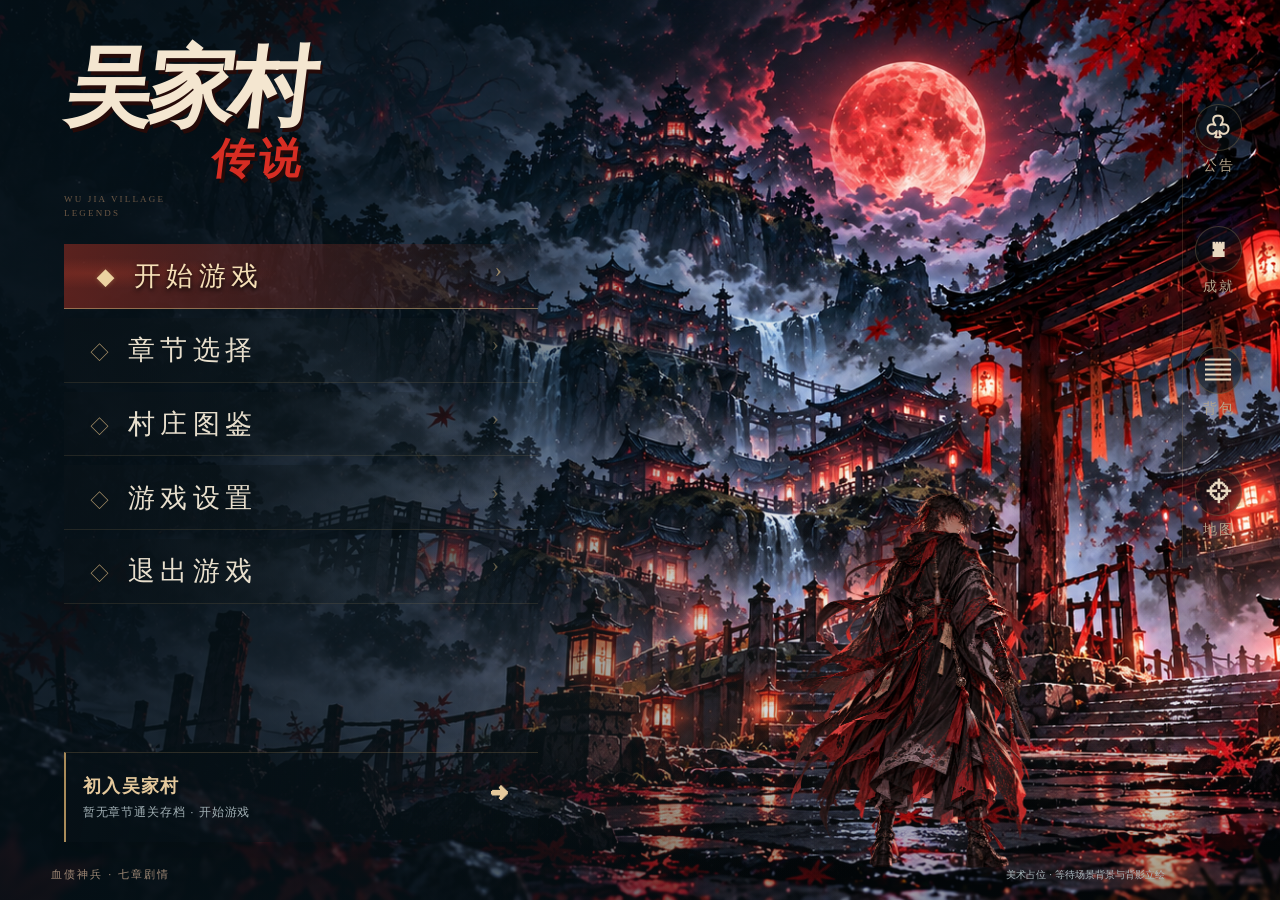
<file: 源码/吴家村传说/assets/index.html>
<!doctype html><html lang="zh-CN"><meta charset="utf-8"><meta name="viewport" content="width=device-width,initial-scale=1,viewport-fit=cover"><meta name="theme-color" content="#102c2a"><title>吴家村传说 · 普通村民的一天</title><link rel="stylesheet" href="style.css"><link rel="stylesheet" href="android.css"><link rel="stylesheet" href="ui.css"><link rel="stylesheet" href="ui-v12.css"><link rel="stylesheet" href="ui-v121.css"><link rel="stylesheet" href="ui-responsive.css"><link rel="stylesheet" href="home-polish.css"><link rel="stylesheet" href="art-menu.css"><link rel="stylesheet" href="menu-finish.css"><link rel="stylesheet" href="chapter-scroll.css"><link rel="stylesheet" href="menu-balance.css"><link rel="stylesheet" href="explore-hud.css"><link rel="stylesheet" href="hud-art.css"><link rel="stylesheet" href="dialogue-polish.css"><link rel="stylesheet" href="blood-debt.css"><body><canvas id="world"></canvas><div class="grain"></div><header><a href="#" id="brand">吴 <span>家村志 <small>WU JIA LEGENDS</small></span></a><div><button id="sound" aria-label="切换音效">音效 · 关</button><button id="full" aria-label="全屏">⛶</button></div></header><main id="home"><div class="eyebrow"><i></i> 民间宇宙 · 七章奇遇</div><h1>吴家村<span>传说</span></h1><p class="sub">关于我明明无敌<br>却还要回村吃饭这件事</p><p class="intro">村口的大爷会闪现。隔壁的婶婶死不了。<br>而你，只是村里一个「平平无奇」的年轻人。</p><button class="primary" id="start">入村，做个普通人 <span>↗</span></button><button class="textbtn" id="chapters">七章奇遇 <span>01 — 07</span></button><div class="hint">键盘 / 手机触控 · 自动保存进度</div><div class="vertical">一指破万法 · 闪现跨山河 · 不灭吴家魂</div><footer><span>非遗？不，是非正常人类聚居地。</span><button id="lore">传说从何而来 ↗</button></footer></main><section id="hud" hidden><div class="hudtop"><button id="back">← 回村口</button><div><small id="chapterNo"></small><h2 id="chapterTitle"></h2></div><span class="immortal">∞ 不死之身</span></div><div id="objective"></div><div id="toast" role="status"></div><div class="skills"><span>移动 <kbd>A D / ← →</kbd></span><button data-key="j">一指 <kbd>J</kbd></button><button data-key="k">闪现 <kbd>K</kbd><small id="cooldown">已就绪</small></button><button data-key=" ">腾空 <kbd>空格</kbd></button></div><div class="touchmove"><button data-key="ArrowLeft">◀</button><button data-key="ArrowRight">▶</button></div></section><dialog id="modal"><button id="close" aria-label="关闭">×</button><div id="modalContent"></div></dialog><script src="game.js"></script><script src="ui.js"></script><script src="home-polish.js"></script><script src="art-config.js"></script><script src="art-menu.js"></script><script src="menu-finish.js"></script><script src="chapter-scroll.js"></script><script src="explore-hud.js"></script><script src="dialogue-polish.js"></script><script src="blood-debt-data.js"></script><script src="blood-debt.js"></script></body></html>
</file>
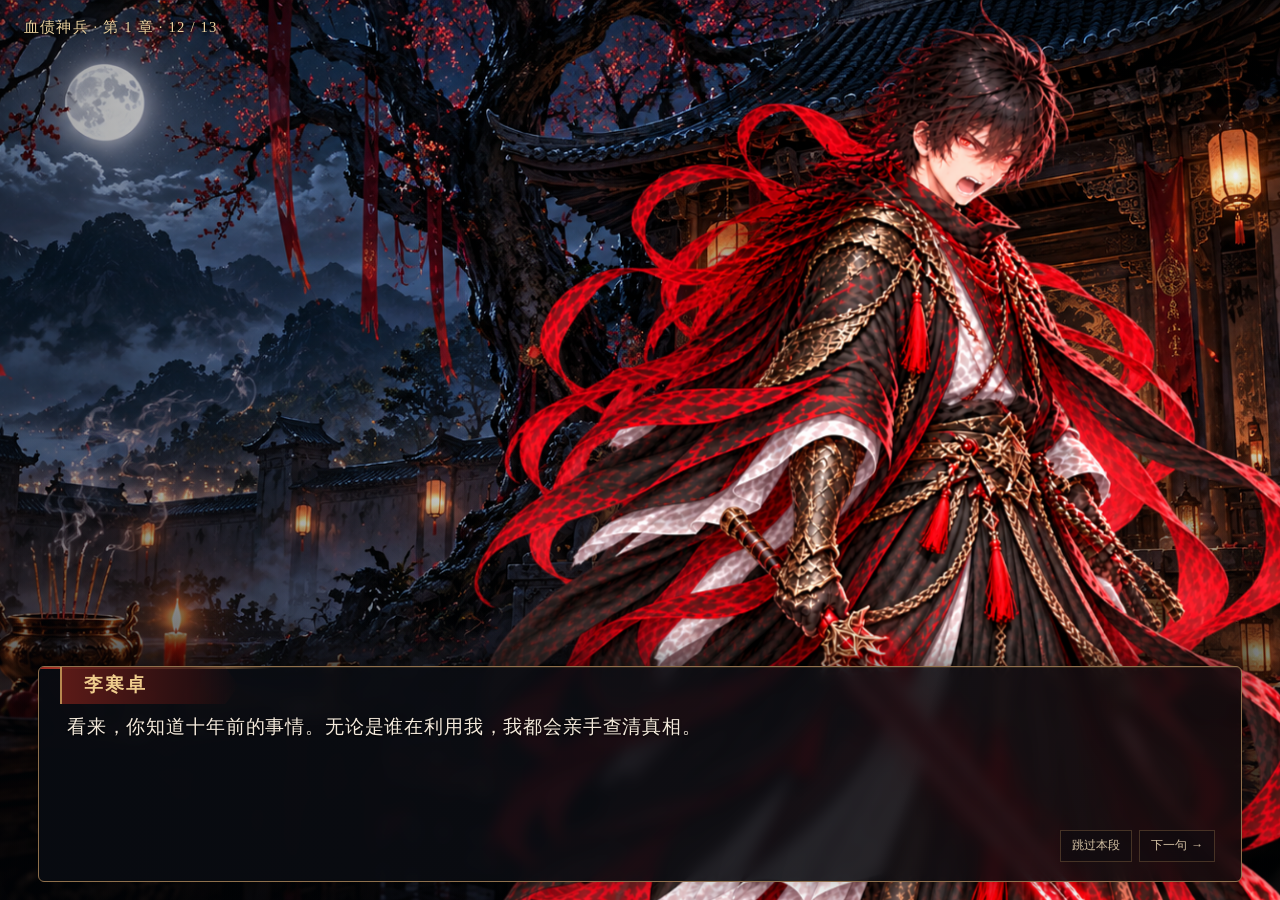
<file: 源码/吴家村传说/tests/blood-story-layout.html>
<!doctype html><html lang="zh-CN"><meta charset="utf-8"><meta name="viewport" content="width=device-width,initial-scale=1"><title>血债神兵布局验收</title><link rel="stylesheet" href="../assets/blood-debt.css"><style>*{box-sizing:border-box}html,body{margin:0;width:100%;height:100%;overflow:hidden;background:#000}.blood-story-modal{position:fixed;inset:0;width:100vw!important;height:100vh!important;max-height:none!important}.blood-story-modal #modalContent{width:100%;height:100%}</style><body><div class="blood-story-modal"><div id="modalContent"><section class="blood-story"><img class="blood-scene" src="../assets/art/blood-debt/backgrounds/standalone/li-village-ceremony.png" alt="剧情场景"><div class="blood-shade"></div><div class="blood-character is-intense" style="--character-height:138%;--character-top:-1.5%"><img class="character-layer is-active" src="../assets/art/blood-debt/candidates/li-hanzhuo-angry-v2-source.png" alt="李寒卓 · 愤怒"><img class="character-layer" alt=""></div><div class="blood-caption">血债神兵 · <span>第 1 章 · 12 / 13</span></div><article class="blood-box"><h3>李寒卓</h3><div class="blood-copy"><p>看来，你知道十年前的事情。无论是谁在利用我，我都会亲手查清真相。</p></div><footer><button>跳过本段</button><button>下一句 →</button></footer></article></section></div></div></body></html>
</file>
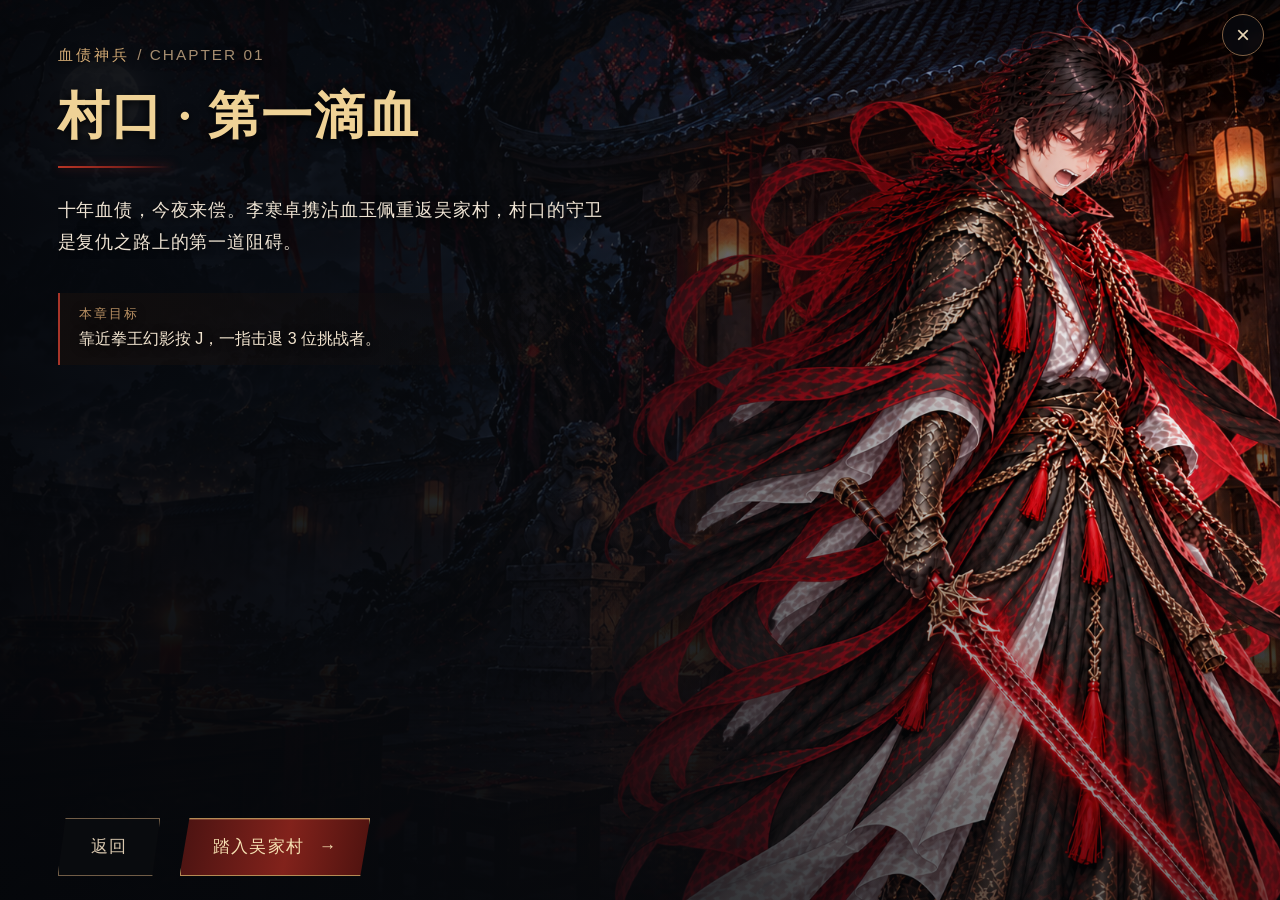
<file: 源码/吴家村传说/tests/chapter-intro-layout.html>
<!doctype html><html lang="zh-CN"><head><meta charset="utf-8"><meta name="viewport" content="width=device-width,initial-scale=1"><title>章节介绍布局验收</title><link rel="stylesheet" href="../assets/blood-debt.css"><style>*{box-sizing:border-box}html,body{margin:0;width:100%;height:100%;overflow:hidden;background:#020306;font-family:"Microsoft YaHei",sans-serif}dialog{display:block;position:fixed;inset:3dvh 2vw;margin:0;width:96vw;height:94dvh}#close{position:absolute;right:16px;top:14px;width:42px;height:42px;border-radius:50%;font-size:24px}button{font-family:inherit}</style></head><body>
<dialog id="modal" class="chapter-intro-modal" open><button id="close" aria-label="关闭">×</button><div id="modalContent"><section class="chapter-poster" style="--chapter-background:url('../assets/art/blood-debt/backgrounds/standalone/li-village-ceremony.png')">
 <div class="chapter-poster-scene"></div><div class="chapter-poster-atmosphere"></div><img class="chapter-poster-character" src="../assets/art/blood-debt/candidates/li-hanzhuo-angry-v2-source.png" alt="李寒卓 · 愤怒" style="--intro-character-top:-1.5%;"><div class="chapter-poster-shade"></div>
 <article class="chapter-poster-copy" style="width:100%;max-width:680px;min-width:0;overflow:hidden"><p class="chapter-kicker">血债神兵 <span>/ CHAPTER 01</span></p><h2 style="display:block;width:100%;min-width:0;white-space:normal;word-break:keep-all;overflow-wrap:normal">村口 · 第一滴血</h2><i class="chapter-title-rule"></i><p class="chapter-summary" style="width:100%;flex:0 0 auto">十年血债，今夜来偿。李寒卓携沾血玉佩重返吴家村，村口的守卫是复仇之路上的第一道阻碍。</p><div class="chapter-objective"><span>本章目标</span><p>靠近拳王幻影按 J，一指击退 3 位挑战者。</p></div><div class="chapter-intro-actions" style="width:100%;flex:0 0 auto"><button class="chapter-back">返回</button><button class="chapter-enter">踏入吴家村 <b>→</b></button></div></article>
</section></div></dialog></body></html>
</file>
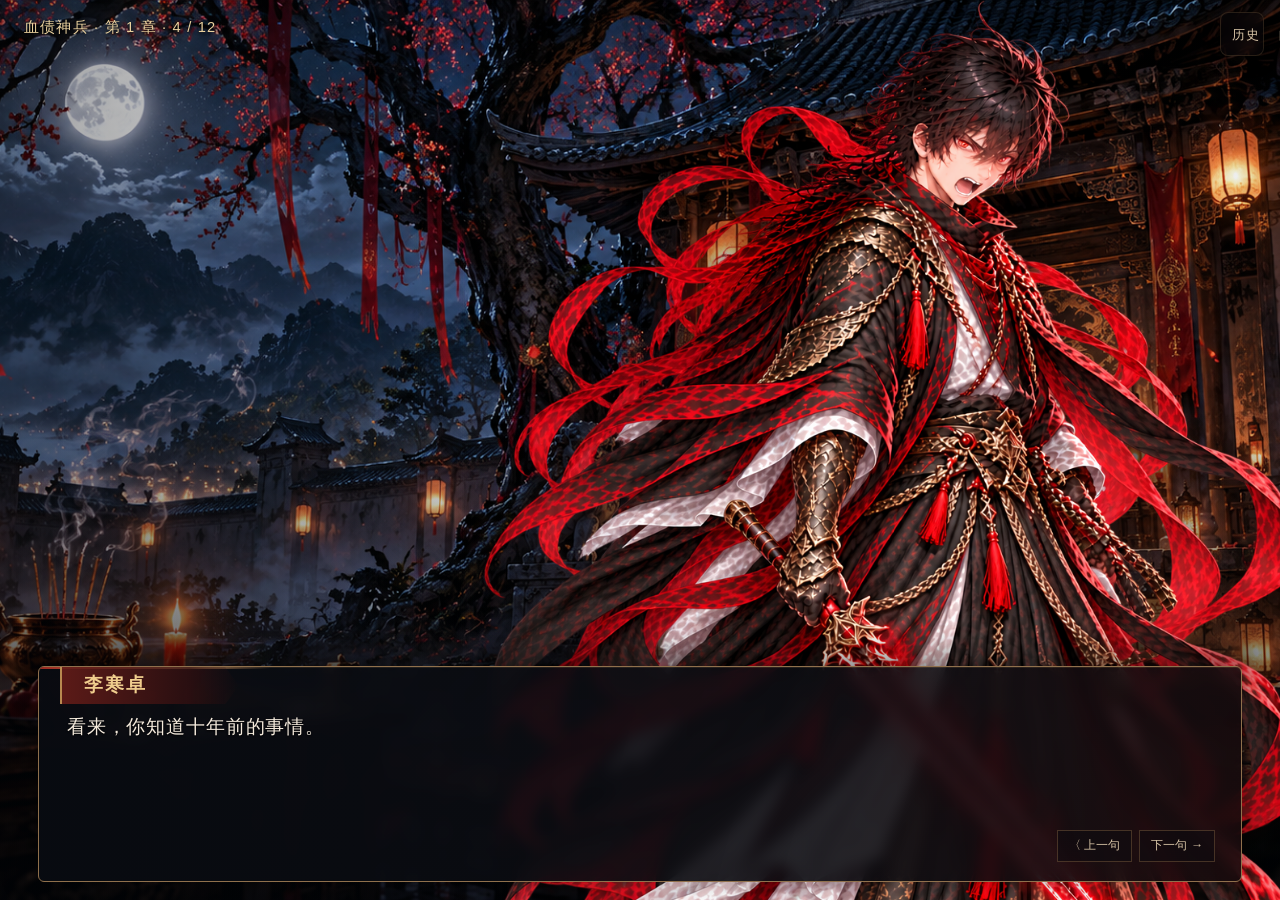
<file: 源码/吴家村传说/tests/dialogue-galgame-layout.html>
<!doctype html><html lang="zh-CN"><head><meta charset="utf-8"><meta name="viewport" content="width=device-width,initial-scale=1"><title>剧情对话全屏验收</title><link rel="stylesheet" href="../assets/blood-debt.css"><style>*{box-sizing:border-box}html,body{margin:0;width:100%;height:100%;overflow:hidden;background:#030508;font-family:"Microsoft YaHei",sans-serif}dialog{display:block}button{font-family:inherit}body.show-history #bloodBacklog{display:block}</style></head><body><dialog class="blood-story-modal" open><button id="close">×</button><div id="modalContent"><section class="blood-story line-complete"><img class="blood-scene" src="../assets/art/blood-debt/backgrounds/standalone/li-village-ceremony.png"><div class="blood-shade"></div><div class="blood-character"><img class="character-layer is-active" src="../assets/art/blood-debt/candidates/li-hanzhuo-angry-v2-source.png" style="--character-height:138%;--character-top:-1.5%"></div><div class="blood-caption">血债神兵 · 第 1 章 · 4 / 12</div><nav class="blood-controls"><button>历史</button><button>自动</button><button>跳过</button><button>设置</button><button>关闭</button></nav><aside class="blood-backlog" id="bloodBacklog" hidden><header><div><small>BACKLOG</small><h2>对话历史</h2></div><button>返回剧情</button></header><div class="blood-backlog-list"><article><b>旁白</b><p>十年前，李家村的祭祖夜被血月撕裂。</p></article><article><b>守门员</b><p>外村人，报上姓名。</p></article><article class="current"><b>李寒卓</b><p>看来，你知道十年前的事情。</p></article></div></aside><article class="blood-box"><h3>李寒卓</h3><div class="blood-copy"><p>看来，你知道十年前的事情。</p></div><footer><button>〈 上一句</button><button>下一句 →</button></footer><i class="blood-next-pulse"></i></article></section></div></dialog><script>if(location.search.includes('history')){document.body.classList.add('show-history');document.getElementById('bloodBacklog').hidden=false}</script></body></html>
</file>
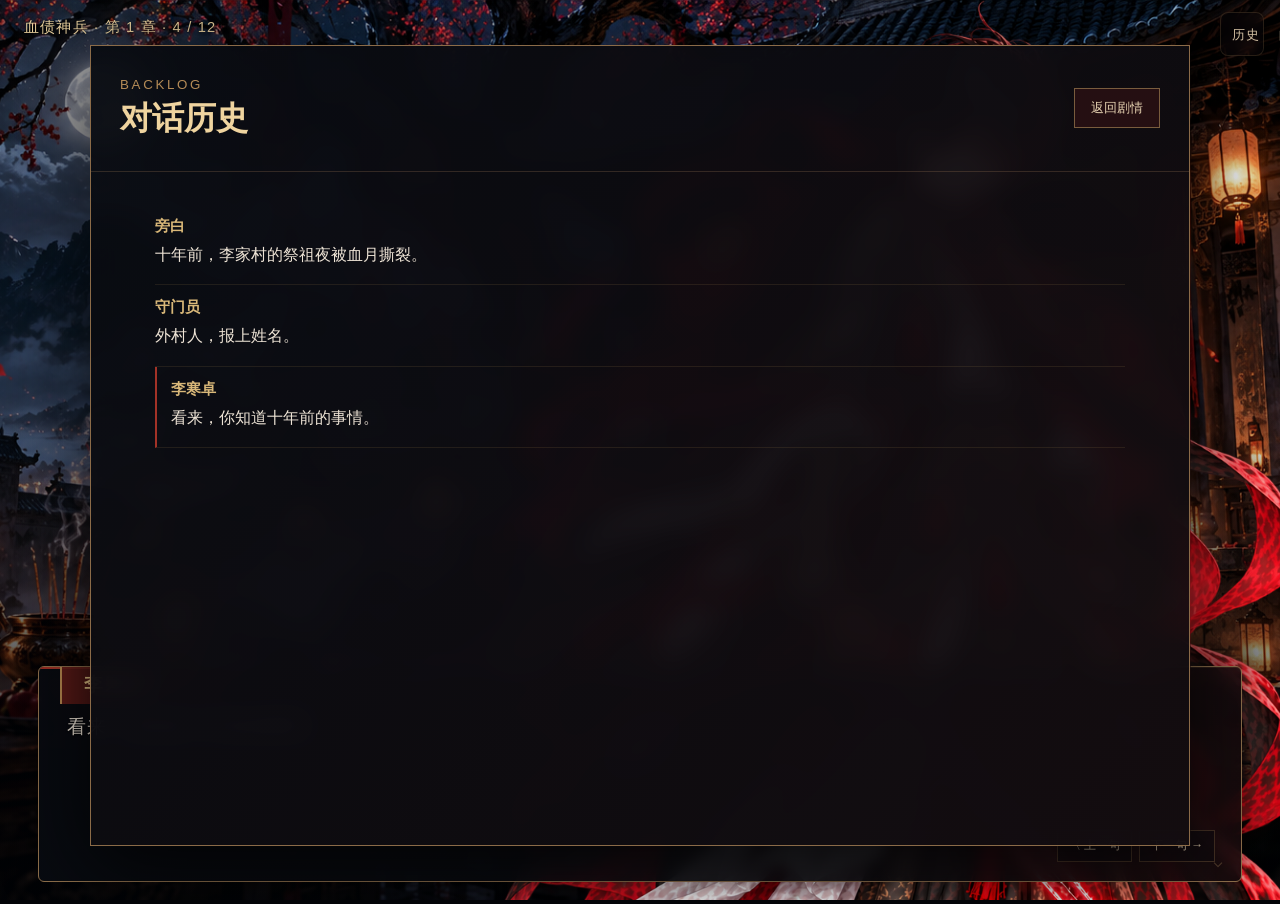
<file: 源码/吴家村传说/tests/dialogue-history-layout.html>
<!doctype html><html><head><meta charset="utf-8"><style>html,body,iframe{margin:0;border:0;width:100%;height:100%;overflow:hidden;background:#030508}</style></head><body><iframe src="./dialogue-galgame-layout.html?history=1" title="对话历史验收"></iframe></body></html>
</file>
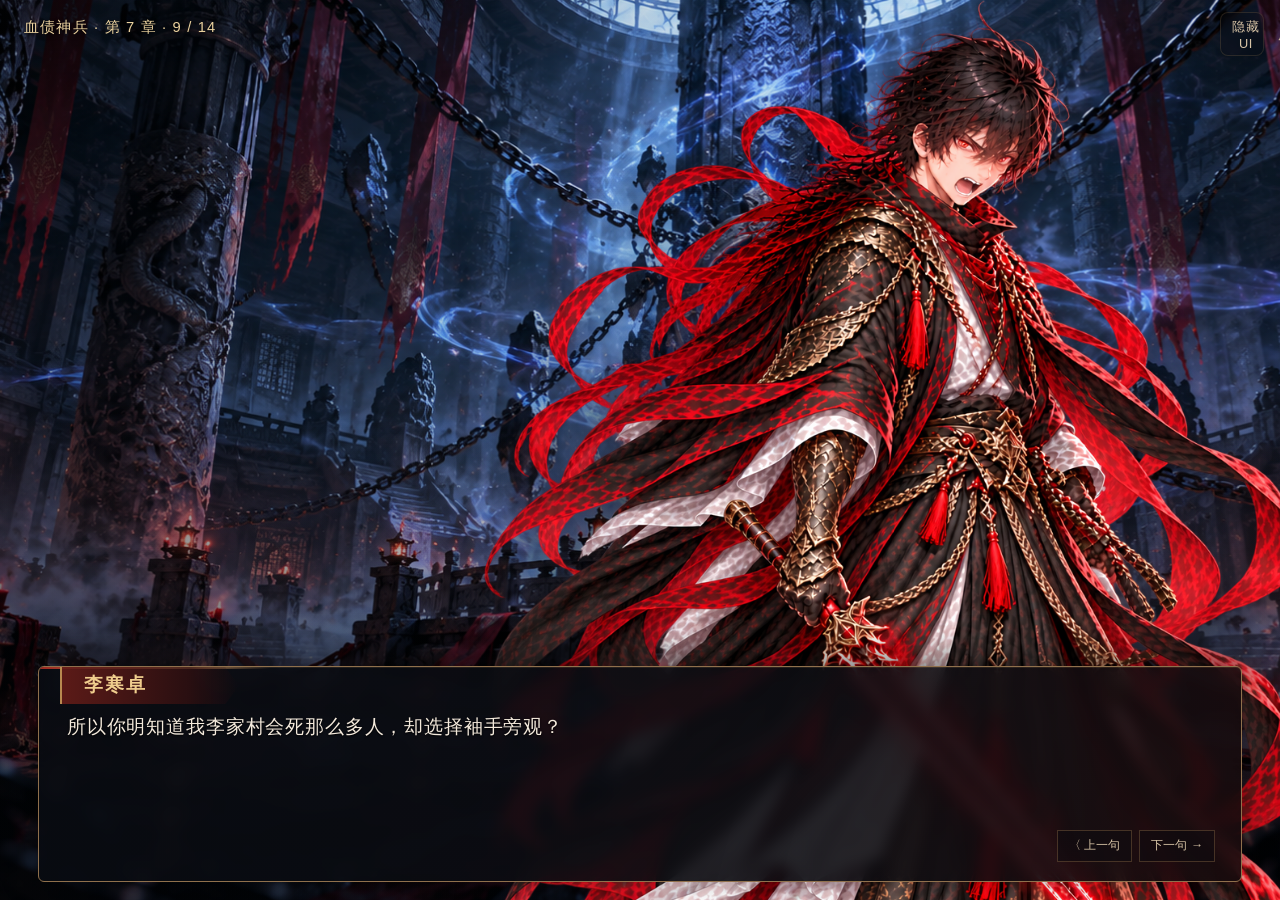
<file: 源码/吴家村传说/tests/dialogue-motion-layout.html>
<!doctype html><html lang="zh-CN"><head><meta charset="utf-8"><meta name="viewport" content="width=device-width,initial-scale=1"><title>剧情动态演出验收</title><link rel="stylesheet" href="../assets/blood-debt.css"><style>*{box-sizing:border-box}html,body{margin:0;width:100%;height:100%;overflow:hidden;background:#030508;font-family:"Microsoft YaHei",sans-serif}dialog{display:block}button{font-family:inherit}</style></head><body><dialog class="blood-story-modal" open><div id="modalContent"><section class="blood-story motion-cinematic env-wisps camera-push line-complete"><div class="blood-scenes"><img class="blood-scene is-active" src="../assets/art/blood-debt/backgrounds/standalone/ancestral-seal.png"><img class="blood-scene"></div><div class="blood-shade"></div><div class="blood-environment"><i></i><i></i><i></i><i></i><i></i><i></i><i></i></div><div class="blood-fx"></div><div class="blood-character"><img class="character-layer is-active is-expression" src="../assets/art/blood-debt/candidates/li-hanzhuo-angry-v2-source.png"></div><div class="blood-caption">血债神兵 · 第 7 章 · 9 / 14</div><nav class="blood-controls"><button>隐藏 UI</button><button>历史</button><button>自动</button><button>跳过</button><button>设置</button><button>关闭</button></nav><article class="blood-box"><h3 id="bloodName" class="is-visible">李寒卓</h3><div class="blood-copy"><p id="bloodText" class="is-visible">所以你明知道我李家村会死那么多人，却选择袖手旁观？</p></div><footer><button>〈 上一句</button><button>下一句 →</button></footer><i class="blood-next-pulse"></i></article></section></div></dialog></body></html>
</file>
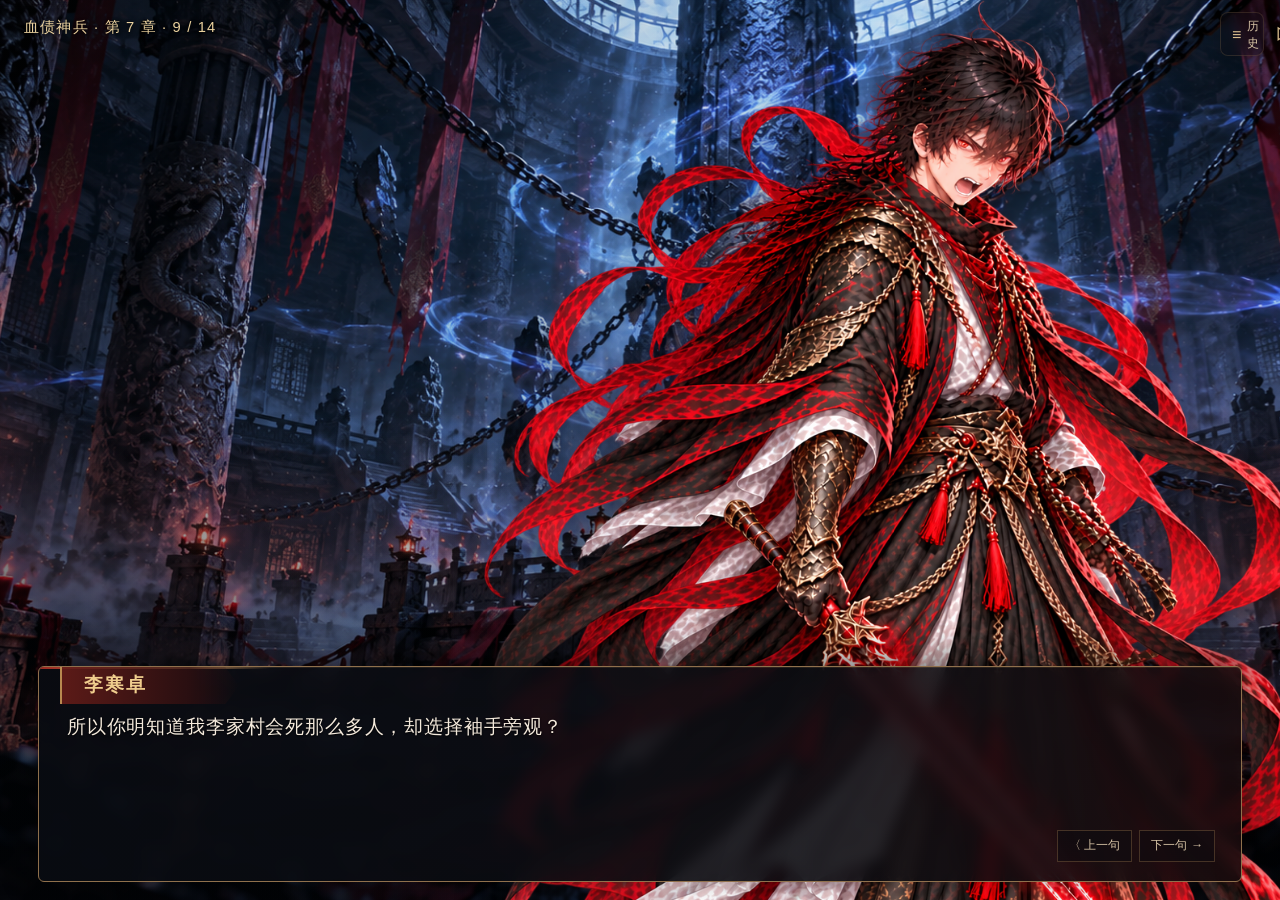
<file: 源码/吴家村传说/tests/dialogue-toolbar-layout.html>
<!doctype html>
<html lang="zh-CN"><head><meta charset="utf-8"><meta name="viewport" content="width=device-width,initial-scale=1">
<title>剧情悬浮工具栏验收</title><link rel="stylesheet" href="../assets/blood-debt.css">
<style>*{box-sizing:border-box}html,body{margin:0;width:100%;height:100%;overflow:hidden;background:#030508;font-family:"Microsoft YaHei",sans-serif}dialog{display:block}button{font-family:inherit}</style></head>
<body><dialog class="blood-story-modal" open><div id="modalContent"><section class="blood-story motion-cinematic env-wisps line-complete">
<div class="blood-scenes"><img class="blood-scene is-active" src="../assets/art/blood-debt/backgrounds/standalone/ancestral-seal.png" alt=""><img class="blood-scene" alt=""></div><div class="blood-shade"></div><div class="blood-environment"><i></i><i></i><i></i><i></i><i></i><i></i><i></i></div>
<div class="blood-character"><img class="character-layer is-active" src="../assets/art/blood-debt/candidates/li-hanzhuo-angry-v2-source.png" alt="李寒卓"></div><div class="blood-caption">血债神兵 · 第 7 章 · 9 / 14</div>
<nav class="blood-controls"><button><span>≡</span><em>历史</em></button><button><span>▷</span><em>自动</em></button><button><span>•••</span><em>更多</em></button><button><span>×</span><em>关闭</em></button><div class="blood-more-menu" hidden></div></nav>
<article class="blood-box"><h3 class="is-visible">李寒卓</h3><div class="blood-copy"><p class="is-visible">所以你明知道我李家村会死那么多人，却选择袖手旁观？</p></div><footer><button>〈 上一句</button><button>下一句 →</button></footer></article>
</section></div></dialog></body></html>
</file>
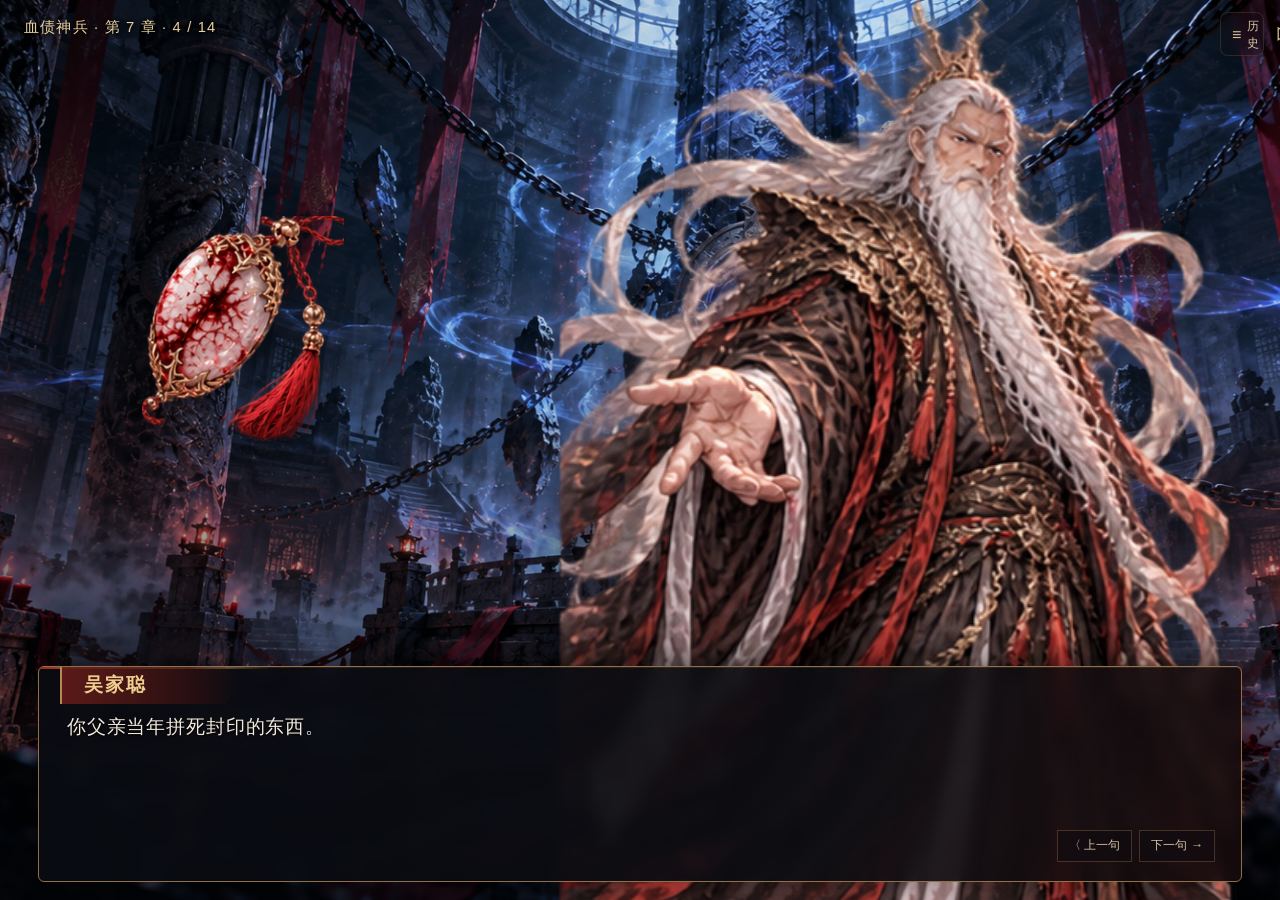
<file: 源码/吴家村传说/tests/prop-layer-layout.html>
<!doctype html>
<html lang="zh-CN"><head><meta charset="utf-8"><meta name="viewport" content="width=device-width,initial-scale=1"><title>第七章道具层验收</title><link rel="stylesheet" href="../assets/blood-debt.css"><style>*{box-sizing:border-box}html,body{margin:0;width:100%;height:100%;overflow:hidden;background:#030508;font-family:"Microsoft YaHei",sans-serif}dialog{display:block}button{font-family:inherit}</style></head>
<body><dialog class="blood-story-modal" open><div id="modalContent"><section class="blood-story motion-cinematic env-wisps prop-with-character line-complete">
<div class="blood-scenes"><img class="blood-scene is-active" src="../assets/art/blood-debt/backgrounds/standalone/ancestral-seal.png" alt="祖祠封印祭坛"><img class="blood-scene" alt=""></div><div class="blood-shade"></div><div class="blood-environment"><i></i><i></i><i></i><i></i><i></i><i></i><i></i></div>
<div class="blood-character"><img class="character-layer is-active" src="../assets/art/blood-debt/wu-jiacong.png" alt="吴家聪"></div>
<figure class="blood-prop is-active" data-state="visible"><img src="../assets/art/blood-debt/blood-jade.png" alt="沾血玉佩"></figure>
<div class="blood-caption">血债神兵 · 第 7 章 · 4 / 14</div><nav class="blood-controls"><button><span>≡</span><em>历史</em></button><button><span>▷</span><em>自动</em></button><button><span>•••</span><em>更多</em></button><button><span>×</span><em>关闭</em></button></nav>
<article class="blood-box"><h3 class="is-visible">吴家聪</h3><div class="blood-copy"><p class="is-visible">你父亲当年拼死封印的东西。</p></div><footer><button>〈 上一句</button><button>下一句 →</button></footer></article>
</section></div></dialog></body></html>
</file>
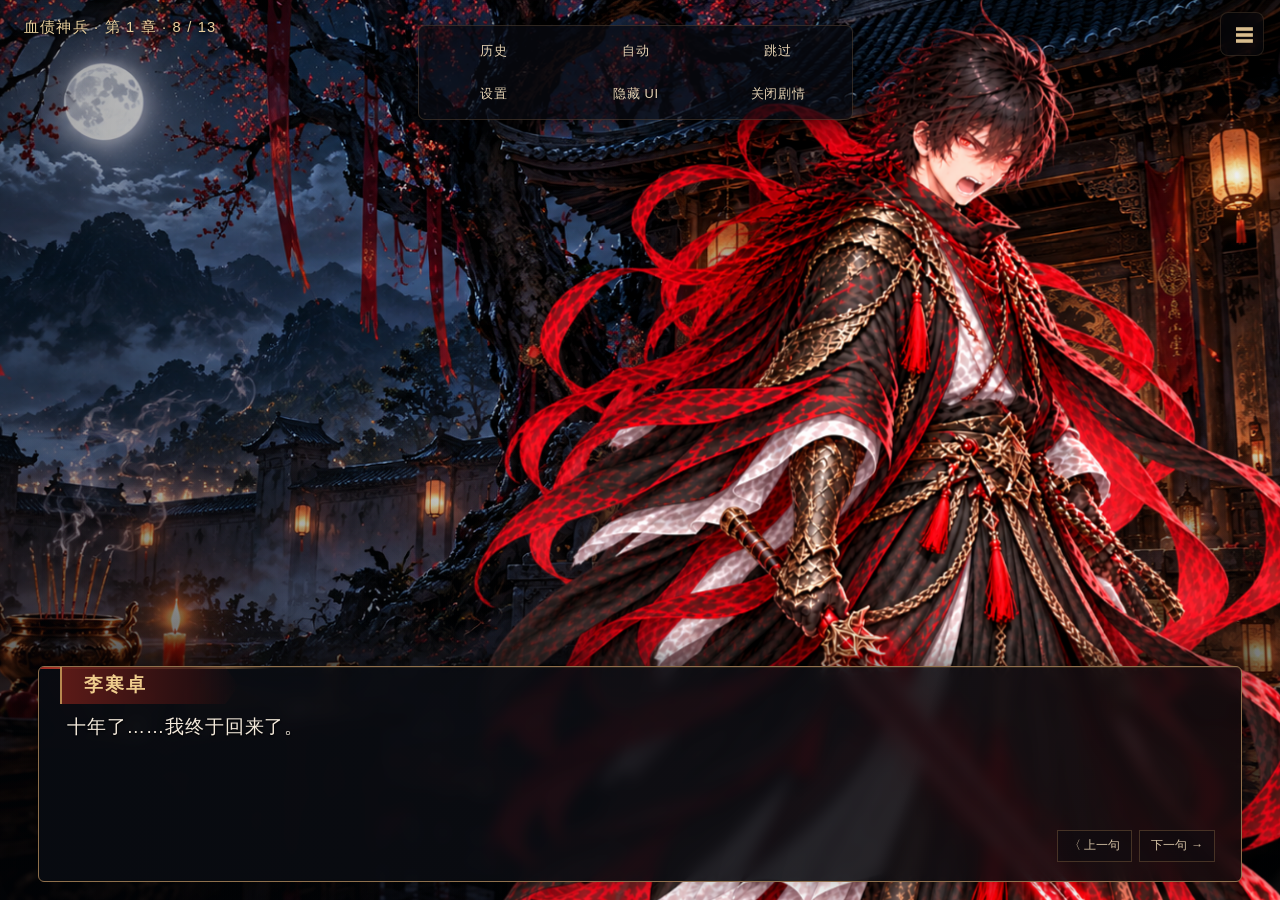
<file: 源码/吴家村传说/tests/toolbar-safe-layout.html>
<!doctype html>
<html lang="zh-CN"><head><meta charset="utf-8"><meta name="viewport" content="width=device-width,initial-scale=1"><title>剧情折叠菜单验收</title><link rel="stylesheet" href="../assets/blood-debt.css"><style>*{box-sizing:border-box}html,body{margin:0;width:100%;height:100%;overflow:hidden;background:#030508;font-family:"Microsoft YaHei",sans-serif}dialog{display:block}button{font-family:inherit}.blood-more-menu{animation:none!important;opacity:1!important}</style></head>
<body><dialog class="blood-story-modal" open><div id="modalContent"><section class="blood-story motion-cinematic line-complete">
<div class="blood-scenes"><img class="blood-scene is-active" src="../assets/art/blood-debt/backgrounds/standalone/li-village-ceremony.png" alt="李家村祭祖夜景"><img class="blood-scene" alt=""></div><div class="blood-shade"></div>
<div class="blood-character is-intense" style="--character-height:138%;--character-top:-1.5%"><img class="character-layer is-active" src="../assets/art/blood-debt/candidates/li-hanzhuo-angry-v2-source.png" alt="李寒卓 · 愤怒"></div>
<div class="blood-caption">血债神兵 · 第 1 章 · 8 / 13</div>
<nav class="blood-controls menu-open" aria-label="剧情控制"><button class="blood-menu-trigger" aria-expanded="true"><span>☰</span><em>菜单</em></button><div class="blood-more-menu"><button>历史</button><button>自动</button><button>跳过</button><button>设置</button><button>隐藏 UI</button><button>关闭剧情</button></div></nav>
<article class="blood-box"><h3 class="is-visible">李寒卓</h3><div class="blood-copy"><p class="is-visible">十年了……我终于回来了。</p></div><footer><button>〈 上一句</button><button>下一句 →</button></footer></article>
</section></div></dialog></body></html>
</file>
<file: 源码/吴家村传说/assets/style.css>
*{box-sizing:border-box}html,body{margin:0;width:100%;height:100%;overflow:hidden}body{background:#102c2a;color:#f0e6cc;font-family:"Microsoft YaHei",sans-serif}button,a{-webkit-tap-highlight-color:transparent}button{font:inherit;cursor:pointer;color:inherit;border:0;background:none}button:focus-visible,a:focus-visible{outline:2px solid #e8c377;outline-offset:5px}canvas{position:absolute;inset:0;width:100%;height:100%}.grain{position:absolute;inset:0;pointer-events:none;opacity:.13;background-image:url("data:image/svg+xml,%3Csvg viewBox='0 0 180 180' xmlns='http://www.w3.org/2000/svg'%3E%3Cfilter id='n'%3E%3CfeTurbulence type='fractalNoise' baseFrequency='.8' numOctaves='3' stitchTiles='stitch'/%3E%3C/filter%3E%3Cpath fill='%23fff' filter='url(%23n)' opacity='.4' d='M0 0h180v180H0z'/%3E%3C/svg%3E")}header{position:absolute;top:32px;left:5%;right:5%;display:flex;justify-content:space-between;align-items:center;z-index:2}header>div{display:flex;gap:14px}header button{border:1px solid #e4d8b744;border-radius:50px;padding:10px 15px;font-size:12px}#brand{color:#f0e6cc;text-decoration:none;font:32px Georgia,serif;display:flex;gap:12px;align-items:center}#brand>span{font:14px serif;border-left:1px solid #b5bba0;padding-left:12px;letter-spacing:4px}small{display:block}#brand small{font:8px sans-serif;letter-spacing:2px;margin-top:5px}#home{position:absolute;inset:0;padding:19vh 7% 5vh;background:linear-gradient(90deg,#102b2bfc 0%,#102b2be8 24%,#102b2b55 52%,transparent 75%)}.eyebrow{font-size:12px;letter-spacing:5px;color:#d6bd82;display:flex;align-items:center;gap:12px}.eyebrow i{width:22px;height:1px;background:#d6bd82}h1{font-family:"STKaiti","KaiTi",serif;font-weight:400;font-size:clamp(60px,7.5vw,112px);letter-spacing:8px;margin:22px 0 20px;line-height:1.1;text-shadow:0 4px 20px #0002}h1 span{color:#d9b570}.sub{font:22px/1.7 "STKaiti","KaiTi",serif;letter-spacing:3px}.intro{font-size:12px;line-height:2;color:#b9c5ba;margin:20px 0 28px}.primary{background:#d6b273;color:#172f2c;padding:18px 23px;font-weight:bold;min-width:300px;text-align:left;box-shadow:0 5px 25px #0002}.primary span{float:right;margin-left:45px}.primary:hover{background:#f1d09c;transform:translateY(-2px)}.textbtn{display:block;font-size:12px;border-bottom:1px solid #d6bd8255;padding:17px 0 12px;width:300px;text-align:left}.textbtn span{float:right;font-size:10px;color:#b4bfae}.hint{font-size:9px;letter-spacing:2px;margin-top:18px;color:#91a79c}.vertical{position:absolute;right:4%;top:25%;writing-mode:vertical-rl;letter-spacing:7px;font:12px serif;color:#d6c8a2}footer{position:absolute;bottom:27px;left:7%;right:5%;display:flex;justify-content:space-between;color:#a2b1a0;font-size:10px;letter-spacing:1px}footer button{font-size:10px}#hud{position:absolute;inset:115px 5% 25px;pointer-events:none}.hudtop{display:flex;align-items:center;justify-content:space-between;gap:15px}.hudtop button,.skills button,.touchmove button{pointer-events:auto;border:1px solid #e0c58366;background:#102c2ad9;border-radius:6px;padding:12px 18px}.hudtop small{font-size:10px;letter-spacing:3px;color:#d6b273}h2{margin:6px 0;font:25px serif}.immortal{color:#d6b273;font:16px serif}#objective{font-size:13px;margin-top:20px;color:#fff3d5}#toast{position:absolute;top:36%;width:100%;text-align:center;color:#ffe8a8;text-shadow:0 2px 6px #000;font:22px serif}.skills{position:absolute;bottom:0;right:0;display:flex;align-items:center;gap:12px}.skills>span{font-size:11px;margin-right:20px}.skills button{min-width:85px}kbd{font:10px sans-serif;opacity:.6;margin-left:7px}.skills small{font-size:9px;color:#d6b273;margin-top:4px}.touchmove{position:absolute;bottom:0;left:0;display:none;gap:10px}dialog{background:#173733;color:#f0e6cc;border:1px solid #9c8f64;box-shadow:0 20px 100px #000a;width:min(650px,92vw);max-height:85vh;padding:40px;overflow:auto}dialog::backdrop{background:#061d1bd9;backdrop-filter:blur(7px)}#close{position:absolute;top:10px;right:14px;font-size:25px}dialog h2{font-size:32px;margin:10px 0 20px}dialog p{font-size:14px;line-height:2;color:#c3d0c4}.chapter{display:flex;align-items:center;gap:20px;border-bottom:1px solid #ddd2;padding:14px 0;width:100%;text-align:left}.chapter span{color:#d6b273;font:24px serif}.chapter small{font-size:10px;color:#a5b9ae;margin-top:5px}.chapter:disabled{opacity:.35;cursor:default}dialog a{color:#e6c58b}dialog .primary{min-width:0;width:100%;margin-top:15px}button{transition:background .2s,transform .2s}@media(max-width:700px){header{top:20px}#home{padding:19vh 7% 0;background:linear-gradient(90deg,#102b2bf5,#102b2ba0 65%,#102b2b22)}h1{font-size:65px;letter-spacing:3px}.sub{font-size:20px}.intro{font-size:11px}.vertical{display:none}footer>span{display:none}footer{justify-content:flex-end}.skills{gap:5px}.skills>span{display:none}.skills button{min-width:60px;padding:12px 8px;font-size:12px}.skills kbd{display:none}.touchmove{display:flex}.touchmove button{padding:16px}.hudtop>div{flex:1}.hudtop button{padding:8px;font-size:10px}h2{font-size:20px}.immortal{font-size:12px}dialog{padding:28px}#toast{font-size:18px}}@media(max-height:650px){#home{padding-top:17vh}h1{font-size:65px;margin:14px 0}.sub{font-size:18px;margin:10px 0}.intro{margin:12px 0}.primary{padding:13px 20px}.hint{margin-top:8px}.textbtn{padding:12px 0}footer{bottom:10px}}
</file>
<file: 源码/吴家村传说/assets/android.css>
body{touch-action:none;user-select:none;-webkit-user-select:none}
.touchmove{display:flex;gap:14px}.touchmove button{width:64px;height:58px}
.skills>span,.skills kbd{display:none}.skills button{min-width:70px;min-height:58px}.skills{gap:12px}
#full{display:none}header{top:15px}#hud{inset:85px max(5%,env(safe-area-inset-right)) 16px max(5%,env(safe-area-inset-left))}
dialog{touch-action:pan-y}
@media(max-height:500px){#home{padding-top:19vh}h1{font-size:48px;margin:10px 0}.eyebrow{font-size:10px}.sub{font-size:15px;line-height:1.4;margin:8px 0}.intro{font-size:10px;line-height:1.6;margin:8px 0 12px}.primary{padding:11px 18px;min-width:260px}.textbtn{padding:10px 0 8px;width:260px}.hint{font-size:8px;margin-top:8px}footer{bottom:8px}.vertical{display:none}.hudtop h2{font-size:20px}#objective{margin-top:10px;font-size:11px}#toast{font-size:17px}}
</file>
<file: 源码/吴家村传说/assets/ui.css>
@font-face{font-family:Wujia;src:local('STKaiti'),local('KaiTi'),local('Noto Serif CJK SC')} :root{--paper:#e9d6bf;--gold:#887156;--red:#bb251a;--panel:rgba(7,13,16,.96);--ui-opacity:1}body{background:#090d12;color:var(--paper);font-family:Wujia,'Noto Serif CJK SC',serif}.grain{opacity:.06}header{display:none}button{font-family:inherit}#home{padding:6vh 5vw;background:linear-gradient(90deg,#06080be8 0%,#080a0cb8 27%,#080a0c15 65%,#05080a55);border:1px solid #655547;border-radius:9px;inset:5px}#home h1{font-size:clamp(50px,8vw,108px);line-height:1;margin:0;letter-spacing:-5px;font-weight:900;color:#efe5d7;text-shadow:4px 5px 0 #1a0c08,-1px 1px 0 #dbbca0;transform:skew(-6deg)}#home h1 span{display:block;color:#be251a;font-size:.53em;letter-spacing:8px;margin:3px 0 0 11vw}#home .english{font:8px/1.5 sans-serif;color:#ad4f31;letter-spacing:3px;margin:8px 0 12px 5px}.home-nav{display:flex;flex-direction:column;width:245px;gap:3px}.home-nav button{text-align:left;font-size:20px;letter-spacing:3px;padding:9px 18px;color:#ecdfcb;position:relative}.home-nav button:before{content:'◇';font-size:13px;margin-right:12px}.home-nav button:hover{color:#fff}.home-nav button:first-child{background:linear-gradient(90deg,#74140b,#b22314 70%,#8b130800);clip-path:polygon(3% 5%,80% 0,100% 20%,94% 35%,100% 50%,84% 80%,93% 94%,0 100%,4% 65%,0 40%);text-shadow:0 2px 5px #000}.home-side{position:absolute;right:2%;top:6%;display:flex;flex-direction:column;gap:23px}.home-side button{font-size:11px;letter-spacing:2px;display:grid;gap:4px;justify-items:center}.home-side b{font-size:25px;color:#e8d8c0}.edition{position:absolute;bottom:12px;left:25px;font:9px sans-serif;letter-spacing:2px;color:#a18a77}footer,.hint,.vertical{display:none}dialog{background:var(--panel);border:1px solid #77614b;border-radius:9px;width:min(1100px,94vw);padding:22px 26px;color:var(--paper);box-shadow:0 0 0 4px #090c0d,0 0 0 5px #4d3126,0 25px 90px #000;max-height:92vh}dialog:before{content:'✦';position:absolute;color:#bb2c1b;top:7px;left:9px}dialog::backdrop{background:#030609b8;backdrop-filter:blur(5px)}dialog h2{font-size:25px;border-bottom:1px solid #71584477;padding-bottom:12px;margin:0 30px 15px 0;letter-spacing:3px}dialog p{color:#c7b9a8;font-size:13px}#close{top:12px;right:15px;font-size:24px;color:#d2bca0}.eyebrow{font-size:9px;color:#997e61;letter-spacing:3px;margin-bottom:9px}.primary{background:linear-gradient(95deg,#75150d,#c02a1a,#641008);color:#f3e3cb;border:1px solid #b3492e;padding:12px 24px;min-width:180px}.primary:hover{background:#a82518}.textbtn{width:100%;color:#d5bc9f}.chapter-grid{display:grid;grid-template-columns:repeat(7,minmax(90px,1fr));gap:12px;overflow-x:auto;padding:4px 3px 13px}.chapter-card{height:clamp(190px,58vh,370px);padding:16px 6px 12px;border:1px solid #685244;border-radius:6px;position:relative;overflow:hidden;display:flex;flex-direction:column;align-items:center;background:#13171a;box-shadow:inset 0 0 0 3px #080b0d;isolation:isolate}.chapter-card:before{content:'';position:absolute;inset:0;z-index:-2;background-image:url('scene.png');background-size:auto 110%;background-position:var(--pos) center;filter:var(--filter)}.chapter-card:after{content:'';position:absolute;inset:0;z-index:-1;background:linear-gradient(#03050699,transparent 40%,#020406 95%)}.chapter-card small{font-size:11px;color:#d9c7b3}.chapter-card strong{font-size:21px;font-weight:400;letter-spacing:2px;margin-top:13px;writing-mode:vertical-rl}.chapter-card .state{margin-top:auto;font-size:11px}.chapter-card.current{border-color:#f65a32;box-shadow:0 0 9px #bd210f,inset 0 0 10px #cf3117}.chapter-card:disabled{cursor:default;opacity:.64}.chapter-card .lock{margin-top:auto;font-size:22px;color:#b79a80}.settings-grid{display:grid;gap:10px;max-width:650px;margin:auto}.setting{display:flex;justify-content:space-between;align-items:center;padding:10px 0;border-bottom:1px solid #7e675333;font-size:14px;gap:20px}.setting button{border:1px solid #7f6550;border-radius:20px;padding:5px 18px;background:#261b18;color:#e1c6a8}.setting input{accent-color:#b22a19}.tabbar{display:flex;gap:7px;margin:10px 0 15px}.tabbar button{border:1px solid #6d5847;padding:6px 22px;font-size:12px}.tabbar .active{background:#dfc3a5;color:#281a15}.collection{display:grid;grid-template-columns:repeat(4,1fr);gap:12px}.entry{border:1px solid #695447;background:linear-gradient(135deg,#41302866,#0c1014);padding:15px;min-height:145px}.entry b{font-size:22px;color:#dbc3a5}.entry p{font-size:12px;line-height:1.7;margin:8px 0}.entry small{font-size:10px;color:#9a8067}.bag-layout{display:grid;grid-template-columns:1.4fr 1fr;gap:24px}.bag-slots{display:grid;grid-template-columns:repeat(4,1fr);gap:8px}.item{border:1px solid #6b5745;min-height:65px;background:#16191b;font-size:26px;padding:8px}.item small{font-size:11px;margin-top:6px}.item.active{border-color:#ddb27b;box-shadow:inset 0 0 15px #9d362c66}.item-detail{border-left:1px solid #5d4939;padding-left:22px}.item-detail .symbol{font-size:65px;color:#b94727}.map-list{display:grid;grid-template-columns:repeat(4,1fr);gap:16px}.map-node{padding:15px 8px;border:1px solid #795638;background:radial-gradient(ellipse,#71452c77,#121b20);font-size:17px;min-height:80px}.map-node:disabled{opacity:.4}.map-node small{font-size:10px;margin-top:5px}#hud{inset:12px max(3%,env(safe-area-inset-right)) 14px max(3%,env(safe-area-inset-left));opacity:var(--ui-opacity)}.hudtop{justify-content:flex-start}.hudtop>div{flex:1}.hudtop small{display:none}.hudtop h2{font-size:20px;margin:0}.hudtop button{padding:8px 13px;border-radius:0;background:#0b1015c9;border-color:#70523d}.immortal{font-size:12px;color:#dfb37c}#objective{display:inline-block;background:#0b1014ca;border-left:2px solid #ac3620;padding:9px 16px;font-size:12px;margin-top:12px}#toast{top:auto;bottom:0;left:21%;width:56%;min-height:48px;background:#ecddc2;color:#251b17;text-shadow:none;border:1px solid #97785b;border-radius:4px;padding:13px;font-size:15px;line-height:1.5;box-shadow:0 0 0 3px #211d1b}#toast:empty{display:none}.skills{right:0;bottom:0;display:flex;flex-direction:column;gap:8px}.skills>span,.skills kbd{display:none}.skills button{min-width:63px;width:63px;min-height:55px;height:55px;padding:6px;border:1px solid #b38a60;border-radius:50%;background:radial-gradient(circle,#39312bd9,#090d10ef);color:#eddfc9;font-size:15px;box-shadow:0 0 0 3px #121719}.skills button:active,.touchmove button:active{background:#8c291c;transform:scale(.95)}.skills small{font-size:8px;margin-top:1px}.touchmove{display:flex;gap:6px;padding:8px;border-radius:60px;border:1px solid #92724f;background:#080d13b8;bottom:0;left:0}.touchmove button{width:45px;height:50px;padding:4px;border-radius:50%;border:1px solid #77604a;background:#192025b8;font-size:17px}.hud-extras{display:flex;gap:6px;margin-left:12px}.hud-extras button{pointer-events:auto;font-size:12px}.minimap{position:absolute;right:2px;top:75px;width:78px;height:78px;border-radius:50%;background:radial-gradient(ellipse,#253531c9,#080d10);border:1px solid #b0875b;box-shadow:inset 0 0 0 4px #141a19;display:flex;align-items:center;justify-content:center;color:#d9bb8c;font-size:11px;pointer-events:auto}.minimap:before{content:'◇';font-size:38px;position:absolute;opacity:.25}.reduce-motion *{transition:none!important}.scene-note{color:#a88c72;font-size:11px;line-height:1.7}@media(max-height:500px){#home{padding-top:5vh}#home h1{font-size:57px}.home-nav{width:210px;gap:0}.home-nav button{font-size:17px;padding:7px 14px}#home .english{font-size:7px;margin:7px 0}.home-side{gap:16px}.home-side b{font-size:22px}dialog{padding:16px 22px}dialog h2{font-size:21px;margin-bottom:10px;padding-bottom:9px}.collection{gap:7px}.entry{padding:10px;min-height:115px}.entry p{margin:5px 0;font-size:11px}.chapter-grid{gap:9px}.chapter-card{height:60vh}.chapter-card strong{font-size:18px}.setting{padding:7px 0}.skills button{height:49px;min-height:49px;width:55px;min-width:55px}.minimap{top:65px;width:64px;height:64px}.hudtop h2{font-size:17px}#objective{padding:6px 12px;font-size:11px}.touchmove button{height:44px;width:40px}.home-side{right:3%}}@media(max-width:650px){.collection{grid-template-columns:repeat(2,1fr)}.chapter-grid{grid-template-columns:repeat(7,95px)}.map-list{grid-template-columns:repeat(3,1fr)}}
</file>
<file: 源码/吴家村传说/assets/ui-v12.css>
.panel-back{position:absolute;right:25px;top:20px;border:1px solid #735743;padding:7px 15px;color:#dbc5ac}.settings-actions{display:grid;grid-template-columns:1fr 1fr;gap:12px;margin-top:8px}.settings-actions .textbtn{width:auto;text-align:center}.quality-low .grain{display:none}.dialogue-screen{height:min(68vh,500px);margin:-22px -26px;position:relative;overflow:hidden;background:linear-gradient(0deg,#03060988,#03060922),url('scene.png') center 26%/cover}.portrait{position:absolute;bottom:72px;width:31%;height:68%;display:flex;align-items:center;justify-content:center;font-size:110px;font-weight:bold;color:#cdb79d33;text-shadow:0 0 35px #ad1e18;background:linear-gradient(150deg,#a72b2018,#07090c88);clip-path:polygon(15% 0,85% 0,100% 100%,0 100%)}.portrait.elder{left:6%;filter:grayscale(.8)}.portrait.hero{right:6%;color:#a3211e66}.storybox{position:absolute;left:8%;right:8%;bottom:12px;min-height:92px;padding:18px 180px 12px 24px;border:1px solid #8b6850;background:#ead8c6ed;color:#251916;box-shadow:0 0 0 4px #171413}.storybox b{position:absolute;top:-25px;left:18px;background:#251712;color:#ddb89b;padding:5px 22px;border:1px solid #8b3826}.storybox p{color:#281c18;margin:0;font-size:16px}.story-actions{position:absolute;right:12px;bottom:9px;display:flex;gap:7px}.story-actions .primary{min-width:90px;padding:8px 12px}.codex-layout{display:grid;grid-template-columns:1.8fr 1fr;gap:18px}.codex-layout .collection{grid-template-columns:repeat(4,1fr)}.entry{position:relative;text-align:left;color:#dec8ad}.entry.selected{border-color:#d84629;box-shadow:inset 0 0 18px #b21c1766}.silhouette{font-size:44px;text-align:center;color:#7e2b27;margin-top:6px}.codex-detail{border-left:1px solid #725641;padding-left:18px}.portrait-card{height:150px;border:1px solid #71483b;display:grid;place-items:center;font-size:90px;color:#b32e2866;background:radial-gradient(circle,#5c1e1e55,#080c10)}.codex-detail h3,.place-detail h3{font-size:24px;margin:12px 0 5px}.world-map{display:grid;grid-template-columns:2.2fr 1fr;gap:18px}.map-art{position:relative;min-height:330px;border:1px solid #69513d;background:linear-gradient(#07101555,#07101588),url('scene.png') center 30%/cover;overflow:hidden}.map-art:after{content:'';position:absolute;inset:8%;border:1px dashed #9d4b3577;border-radius:48%;transform:rotate(-7deg);pointer-events:none}.map-pin{position:absolute;z-index:2;border:1px solid #8e684a;border-radius:22px;padding:7px 13px;background:#131618e8;color:#dbc3a4}.map-pin.active{background:#8f281b;box-shadow:0 0 14px #df3925}.map-pin:disabled{opacity:.38}.pin-0{left:15%;bottom:15%}.pin-1{left:25%;top:30%}.pin-2{left:48%;bottom:25%}.pin-3{left:42%;top:13%}.pin-4{right:19%;top:26%}.pin-5{right:10%;bottom:18%}.pin-6{left:66%;top:53%}.place-detail{border:1px solid #67513f;padding:20px;background:#090e12dd}.place-detail p{font-size:12px;line-height:1.7}@media(max-height:500px){.dialogue-screen{height:72vh}.storybox{min-height:72px;padding:12px 150px 8px 18px}.storybox p{font-size:13px}.portrait{font-size:75px}.map-art{min-height:245px}.portrait-card{height:100px;font-size:60px}.codex-detail p{font-size:11px}.entry{min-height:90px;padding:8px}.setting{padding:5px 0}}@media(max-width:650px){.world-map,.codex-layout{grid-template-columns:1fr}.place-detail,.codex-detail{display:none}}
</file>
<file: 源码/吴家村传说/assets/ui-v121.css>
/* v1.2.1 — art-direction pass built from the user-supplied cover. */
:root{--blood:#b20f18;--ember:#ff493f;--bronze:#b38a61;--ink:#07090a}
#home{background-image:linear-gradient(90deg,#050506f5 0 27%,#0505068a 44%,transparent 72%),linear-gradient(0deg,#050506b8,transparent 40%),url('scene.png');background-position:center,center,68% 44%;background-size:auto,auto,cover;background-repeat:no-repeat}
#home::before{content:"";position:absolute;right:7vw;top:5vh;width:min(37vw,57vh);aspect-ratio:1;border-radius:50%;background:radial-gradient(circle at 42% 38%,#fff3df 0 3%,#f8d7c3 8%,#d78879 28%,#921e26 58%,#31070d 74%,transparent 75%);filter:drop-shadow(0 0 34px #a20b20aa);opacity:.34;mix-blend-mode:screen;pointer-events:none}
#home::after{content:"";position:absolute;inset:0;background:linear-gradient(90deg,#050506b8 0 28%,transparent 54%),linear-gradient(0deg,#050506b8,transparent 35%);pointer-events:none}
#home>*{position:relative;z-index:2}
.chapter-grid .chapter-card{background-image:linear-gradient(0deg,#050506fa 0 18%,transparent 62%),linear-gradient(120deg,#13070a99,#0004),url('scene.png');background-size:auto,auto,260% auto;background-repeat:no-repeat}
.chapter-grid .chapter-card:nth-child(1){background-position:center,center,73% 50%;filter:saturate(1.2)}
.chapter-grid .chapter-card:nth-child(2){background-position:center,center,91% 40%;filter:saturate(.55) hue-rotate(7deg)}
.chapter-grid .chapter-card:nth-child(3){background-position:center,center,48% 55%;filter:saturate(.8) brightness(.82)}
.chapter-grid .chapter-card:nth-child(4){background-position:center,center,22% 45%;filter:saturate(1.5) contrast(1.1)}
.chapter-grid .chapter-card:nth-child(5){background-position:center,center,60% 72%;filter:saturate(.4) brightness(.72)}
.chapter-grid .chapter-card:nth-child(6){background-position:center,center,5% 50%;filter:saturate(.65) hue-rotate(-12deg)}
.chapter-grid .chapter-card:nth-child(7){background-position:center,center,82% 18%;filter:saturate(1.65) brightness(.7)}
.chapter-grid .chapter-card.locked::after{content:"锁";display:grid;place-items:center;position:absolute;inset:auto 50% 21%;translate:50%;width:2.6rem;aspect-ratio:1;border:1px solid #967d69;border-radius:50%;background:#08090be8;color:#bca997;font-family:serif}
.story-scene{background-image:linear-gradient(90deg,#080808dd 0 17%,transparent 45% 62%,#080808dd 90%),url('scene.png');background-size:cover;background-position:center}
.story-portrait{background-image:linear-gradient(0deg,#050506,transparent 45%),url('scene.png');background-size:270% auto;background-position:68% center;border-color:#8d211f;filter:contrast(1.08) saturate(.9)}
.story-portrait.elder{background-position:3% center;filter:grayscale(.7) sepia(.25) contrast(1.2)}
.map-canvas{isolation:isolate;background:radial-gradient(ellipse at 48% 48%,#2c3433 0,#15201f 42%,#050708 82%);overflow:hidden}
.map-canvas::before{content:"";position:absolute;inset:4%;background:url('scene.png') center/cover;opacity:.32;filter:grayscale(.5) contrast(1.45);transform:rotate(-2deg) scale(1.08);clip-path:polygon(7% 14%,93% 5%,97% 83%,81% 94%,14% 89%,2% 55%)}
.map-canvas::after{content:"";position:absolute;inset:13% 11%;z-index:1;border:2px dashed #a2654d88;border-radius:42% 58% 45% 55%;transform:rotate(-9deg);filter:drop-shadow(0 0 4px #e12721)}
.map-pin{z-index:3;box-shadow:0 0 0 5px #0a0b0bcc,0 0 18px #e12820aa}
.inventory-layout .item-card.selected{background:linear-gradient(135deg,#e8d0a0,#8b6544);color:#3b1710;box-shadow:inset 0 0 0 2px #34100c,0 0 18px #d5261e88;transform:rotate(-2deg)}
.inventory-detail .item-art{background:linear-gradient(145deg,#ead8a8,#92704e);color:#431610;clip-path:polygon(8% 2%,95% 6%,91% 97%,4% 91%);box-shadow:inset 0 0 28px #5c180c99;font-family:serif;font-size:clamp(2.2rem,6vw,6rem);transform:rotate(4deg)}
.codex-detail{background:linear-gradient(135deg,#080a0cee,#17090bed),url('scene.png') center/cover;background-blend-mode:normal,luminosity}
@media(max-width:760px){#home::before{right:2vw;opacity:.24}.chapter-grid .chapter-card{background-size:auto,auto,320% auto}}
</file>
<file: 源码/吴家村传说/assets/ui-responsive.css>
/* v1.2.2 — responsive landscape pass for 16:9, 18:9 and 20:9 phones. */
:root{--safe-l:max(12px,env(safe-area-inset-left));--safe-r:max(12px,env(safe-area-inset-right));--safe-t:max(8px,env(safe-area-inset-top));--safe-b:max(8px,env(safe-area-inset-bottom));--u:min(1vw,1.78vh)}
body{min-width:0;min-height:0}
/* HONOR WIN profile: supplied device capture is 2800 x 1272 (2.201:1). */
@media(orientation:landscape) and (min-aspect-ratio:21/10) and (max-aspect-ratio:23/10){
 :root{--safe-l:max(28px,env(safe-area-inset-left));--safe-r:max(28px,env(safe-area-inset-right))}
 #home{inset:0!important;border:0;border-radius:0;padding:5vh 6vw!important}
 #home h1{font-size:12vh!important;line-height:.95}
 #home h1 span{margin-left:9vw!important}
 #home .english{font-size:1.5vh!important;margin:1.3vh 0 2vh!important}
 .home-nav{width:26vw!important;gap:.7vh!important}
 .home-nav button{font-size:3.5vh!important;min-height:8vh;padding:1.4vh 1.7vw!important}
 #home>.home-side{right:max(3vw,env(safe-area-inset-right))!important;top:7vh!important;gap:4vh!important}
 .home-side button{min-width:7vw;min-height:10vh;font-size:1.8vh!important}
 .home-side b{font-size:4vh!important}
 dialog{width:94vw;max-height:94vh;padding:3vh 2vw}
 dialog h2{font-size:4.5vh;padding-right:25vw}
 dialog #close{top:2vh;right:1vw;width:6vh;height:6vh;font-size:5vh}
 dialog .panel-back{right:5vw!important;top:2vh!important;padding:1.3vh 1.5vw;font-size:2.3vh}
 .chapter-grid{height:68vh!important;gap:1vw}
 .chapter-card strong{font-size:3.6vh}.chapter-card small,.chapter-card .state{font-size:1.8vh}
}
/* Keep the portrait's head and moon in frame instead of cover-cropping a square. */
#home{background-size:auto,auto,auto 100%!important;background-position:center,center,right top!important;background-color:#050506}
#home::before{display:none}
#home>.home-side{right:2.5%!important}
dialog #close{position:absolute;top:10px;right:10px;width:36px;height:36px;display:grid;place-items:center;padding:0;line-height:1;z-index:5}
dialog .panel-back{right:58px!important;top:12px!important;max-width:40%;white-space:nowrap}
.chapter-grid{height:min(60vh,610px)!important}
.chapter-card:before{background-size:auto 100%!important;background-position:var(--pos) top!important}
.chapter-card strong{padding:3px 5px;background:#05050699;text-shadow:0 2px 5px #000;border-radius:3px}
#home{inset:var(--safe-t) var(--safe-r) var(--safe-b) var(--safe-l);padding:clamp(18px,6vh,64px) clamp(20px,5vw,96px);background-position:center,center,68% 42%}
#home>.home-side{position:absolute;z-index:3}
#home>.edition{position:absolute;z-index:3}
#home>h1,#home>.english,#home>.home-nav{position:relative;z-index:2}
#home h1{font-size:clamp(42px,10vh,108px);letter-spacing:clamp(-4px,-.3vw,-1px)}
#home h1 span{margin-left:clamp(55px,10vw,190px);letter-spacing:clamp(3px,.55vw,10px)}
#home .english{font-size:clamp(6px,1.15vh,11px);margin:clamp(3px,.7vh,8px) 0 clamp(5px,1.2vh,13px) 4px}
.home-nav{width:clamp(180px,18vw,330px);gap:clamp(0px,.4vh,5px)}
.home-nav button{font-size:clamp(15px,2.55vh,25px);padding:clamp(6px,1.25vh,13px) clamp(12px,1.4vw,26px)}
.home-side{right:max(2%,var(--safe-r));top:max(5%,var(--safe-t));gap:clamp(10px,2.5vh,28px)}
.home-side button{font-size:clamp(8px,1.25vh,12px)}.home-side b{font-size:clamp(19px,3.2vh,30px)}
.edition{left:clamp(14px,1.6vw,30px);bottom:max(8px,var(--safe-b));font-size:clamp(7px,1.05vh,10px)}
dialog{width:min(94vw,1400px);max-width:calc(100vw - var(--safe-l) - var(--safe-r) - 18px);height:auto;max-height:calc(100vh - var(--safe-t) - var(--safe-b) - 14px);padding:clamp(14px,2.7vh,30px) clamp(16px,2.3vw,36px);overflow:auto}
dialog h2{font-size:clamp(20px,3.6vh,34px);margin-bottom:clamp(8px,1.6vh,18px);padding-bottom:clamp(7px,1.2vh,13px)}
.panel-back{top:clamp(10px,2vh,22px);right:clamp(36px,3vw,58px);font-size:clamp(10px,1.5vh,14px)}
.chapter-grid{grid-template-columns:repeat(7,minmax(74px,1fr));gap:clamp(5px,.75vw,13px);height:min(64vh,610px);overflow-x:auto}
.chapter-card{height:100%;min-height:0;padding:clamp(8px,1.7vh,18px) 4px clamp(7px,1.3vh,14px)}
.chapter-card strong{font-size:clamp(15px,2.7vh,24px);margin-top:clamp(5px,1.5vh,15px)}
.chapter-card small,.chapter-card .state{font-size:clamp(8px,1.35vh,12px)}
.tabbar{gap:clamp(4px,.5vw,8px);margin:clamp(5px,1vh,11px) 0 clamp(8px,1.5vh,16px);flex-wrap:wrap}
.tabbar button{padding:clamp(4px,.75vh,7px) clamp(10px,1.2vw,23px);font-size:clamp(9px,1.4vh,13px)}
.bag-layout,.world-map,.codex-layout{min-height:0;height:min(65vh,610px);gap:clamp(10px,1.6vw,24px)}
.bag-slots{grid-template-columns:repeat(4,minmax(54px,1fr));gap:clamp(4px,.65vw,9px)}
.item{min-height:0;font-size:clamp(18px,4vh,34px);padding:clamp(4px,1vh,10px)}.item small{font-size:clamp(8px,1.3vh,12px)}
.item-detail{overflow:auto;padding-left:clamp(10px,1.6vw,24px)}.item-detail .symbol{font-size:clamp(44px,10vh,90px)}
.primary{padding:clamp(8px,1.4vh,14px) clamp(14px,1.6vw,26px);font-size:clamp(11px,1.8vh,16px);min-width:min(180px,38vw)}
.map-art{min-height:0;height:100%}.place-detail{padding:clamp(12px,2vw,24px);overflow:auto}.place-detail h3{font-size:clamp(18px,3.2vh,28px)}
.map-pin{padding:clamp(4px,.8vh,8px) clamp(7px,.8vw,14px);font-size:clamp(8px,1.35vh,13px)}
.collection{gap:clamp(5px,.8vw,12px)}.entry{padding:clamp(7px,1.25vh,15px);min-height:0}.entry b{font-size:clamp(14px,2.5vh,22px)}
.codex-layout .collection{grid-template-columns:repeat(4,minmax(70px,1fr));overflow:auto}.codex-detail{overflow:auto}.portrait-card{height:min(27vh,190px);font-size:clamp(50px,13vh,100px)}
.dialogue-screen{height:min(76vh,720px);margin:calc(-1 * clamp(14px,2.7vh,30px)) calc(-1 * clamp(16px,2.3vw,36px))}
.portrait{bottom:clamp(62px,15vh,135px);height:70%;font-size:clamp(64px,15vh,130px)}
.storybox{left:5%;right:5%;bottom:clamp(8px,1.4vh,15px);min-height:clamp(72px,15vh,125px);padding:clamp(12px,2.2vh,22px) clamp(130px,16vw,240px) clamp(8px,1.5vh,15px) clamp(16px,2vw,30px)}
.storybox p{font-size:clamp(12px,2vh,18px)}.story-actions{right:clamp(7px,1vw,14px)}
.settings-grid{max-width:min(760px,85vw);gap:clamp(3px,.8vh,10px)}.setting{padding:clamp(5px,1vh,11px) 0;font-size:clamp(11px,1.8vh,15px)}
#hud{inset:max(8px,var(--safe-t)) max(10px,var(--safe-r)) max(8px,var(--safe-b)) max(10px,var(--safe-l))}
.hudtop h2{font-size:clamp(15px,2.8vh,22px)}#objective{font-size:clamp(9px,1.6vh,13px);max-width:60vw}
.skills button{width:clamp(46px,8.5vh,68px);min-width:0;height:clamp(42px,8.5vh,68px);min-height:0;font-size:clamp(11px,1.9vh,16px)}
.touchmove button{width:clamp(38px,7vh,52px);height:clamp(40px,7.5vh,58px)}
.minimap{top:clamp(52px,10vh,82px);width:clamp(58px,12vh,90px);height:clamp(58px,12vh,90px)}
#toast{left:18%;width:64%;font-size:clamp(12px,2vh,17px);min-height:0}
@media(max-aspect-ratio:16/10){.chapter-grid{grid-template-columns:repeat(7,minmax(92px,1fr))}.bag-layout,.world-map,.codex-layout{height:min(62vh,560px)}#home{background-position:center,center,61% 40%}}
@media(max-height:430px){#home{padding-top:18px;padding-bottom:12px}#home h1{font-size:44px}.home-nav button{font-size:15px;padding:5px 12px}.home-side{gap:8px}.chapter-grid{height:61vh}.scene-note{display:none}dialog{padding:10px 14px}dialog h2{margin-bottom:5px;padding-bottom:5px}.dialogue-screen{height:77vh;margin:-10px -14px}.setting{padding:2px 0}.setting button{padding:3px 14px}.settings-grid{gap:0}.settings-actions{margin-top:2px}.settings-actions .primary,.settings-actions .textbtn{padding:6px 12px}.map-art{min-height:210px}}
@media(orientation:portrait){#home{background-position:center,center,60% center;padding:8vh 7vw}.home-side{right:4%;gap:16px}.chapter-grid{grid-template-columns:repeat(7,110px);height:55vh}.bag-layout,.world-map,.codex-layout{grid-template-columns:1fr;height:auto;max-height:70vh;overflow:auto}.place-detail,.codex-detail{display:block}.bag-slots{min-height:280px}.dialogue-screen{height:68vh}.storybox{padding-right:18px}.story-actions{position:static;margin-top:10px;justify-content:flex-end}}
</file>
<file: 源码/吴家村传说/assets/home-polish.css>
#home{inset:0!important;border:0!important;border-radius:0!important;padding:5vh max(4vw,env(safe-area-inset-left))!important;background-color:#070606!important;background-image:linear-gradient(90deg,#050505fa 0%,#090606eb 24%,#08060680 39%,transparent 64%),url('scene.png')!important;background-size:100% 100%,auto 182%!important;background-position:center,right top!important;overflow:hidden;isolation:isolate}
#home::before{display:block!important;content:'';position:absolute;inset:0;pointer-events:none;background:radial-gradient(ellipse at 82% 50%,#ff4b191a,transparent 28%);animation:lantern-breathe 5s ease-in-out infinite;z-index:0}
#home::after{background:linear-gradient(0deg,#050505c9,transparent 30%)!important}
#home h1{font-family:KaiTi,STKaiti,serif!important;font-size:clamp(38px,10.5vh,110px)!important;line-height:.95!important;width:32vw;letter-spacing:-.05em!important;color:#f4e6d0;transform:skew(-7deg);text-shadow:3px 4px #260b09}
#home h1 span{font-size:.5em!important;margin:1vh 0 0 14vw!important;color:#d72d23;letter-spacing:.12em!important}
#home .english{font:clamp(6px,1.2vh,12px)/1.6 Georgia,serif!important;letter-spacing:.3em;margin:1vh 0 2vh!important;color:#be9067}
#home .home-nav{width:30vw!important;max-width:520px;gap:1.1vh!important;display:grid}
#home .home-nav button{min-height:7.2vh!important;padding:1.1vh 2vw!important;font-size:clamp(14px,2.9vh,30px)!important;letter-spacing:.17em;background:linear-gradient(110deg,#0a0807e8,#17100bc9);border:1px solid #99734d;clip-path:polygon(4% 0,96% 0,100% 50%,96% 100%,4% 100%,0 50%);color:#eedfc7;transition:transform .16s,filter .16s,background .2s;position:relative;text-align:left}
#home .home-nav button::after{content:'›';position:absolute;right:7%;color:#c7a174}
#home .home-nav button:first-child,#home .home-nav button:hover,#home .home-nav button:focus-visible{background:linear-gradient(100deg,#5d100e,#a92318dd,#490b0b);border-color:#ff6840;color:#ffe2a7;filter:drop-shadow(0 0 7px #b71f17)}
#home button:active{transform:scale(.97)}
#home>.home-side{position:absolute!important;right:max(2vw,env(safe-area-inset-right))!important;top:5vh!important;gap:2vh!important;display:grid}
#home .home-side button{min-width:48px;min-height:48px;height:12vh;display:grid;align-content:center;gap:.6vh;font-size:clamp(9px,1.8vh,18px)!important;color:#eddbbe}
#home .home-side b{margin:auto;border:1px solid #a17b50;border-radius:50%;width:6vh;height:6vh;min-width:25px;min-height:25px;display:grid;place-items:center;background:#090807b8;font-size:3.5vh!important}
#home .save-panel{position:absolute;bottom:7vh;left:max(4vw,env(safe-area-inset-left));width:33vw;min-height:10vh;padding:1.4vh 1.6vw;border:1px solid #a2784e;background:linear-gradient(100deg,#32100fba,#060606ed);color:#e5c99c;text-align:left;font-size:clamp(11px,2vh,22px);z-index:3}
.save-panel small{font-size:.68em;color:#b4a89b;margin-top:.7vh}.save-panel::after{content:'➜';position:absolute;right:6%;top:35%}
#home>.edition{bottom:2vh!important;left:4vw!important;font-size:clamp(6px,1.2vh,12px)!important}
.home-mist{position:absolute!important;inset:50% -15% 0;pointer-events:none;z-index:1!important;background:radial-gradient(ellipse,#acbbc018,transparent 65%);animation:mist-drift 24s ease-in-out infinite alternate}
.home-leaves{position:absolute!important;inset:0;pointer-events:none;z-index:1!important}.home-leaves i{position:absolute;top:-8%;left:var(--x);color:#a52b20;font-size:clamp(12px,2vh,24px);animation:leaf-fall var(--duration) linear infinite;animation-delay:var(--delay)}
dialog[open]{animation:panel-enter .22s ease-out}
@keyframes lantern-breathe{50%{opacity:.35}}@keyframes mist-drift{to{transform:translateX(12%)}}@keyframes leaf-fall{to{transform:translate(10vw,110vh) rotate(230deg);opacity:.15}}@keyframes panel-enter{from{opacity:0;transform:translateY(8px)}to{opacity:1;transform:none}}
.reduce-motion *,.quality-low .home-mist,.quality-low .home-leaves i{animation:none!important}.reduce-motion .home-leaves,.quality-low .home-leaves{display:none}
@media(prefers-reduced-motion:reduce){#home *,#home::before,dialog[open]{animation:none!important}.home-leaves{display:none}}
@media(max-height:430px){#home{padding-top:4vh!important}#home .home-nav button{min-height:8vh!important;font-size:3.2vh!important}.home-nav{gap:.7vh!important}#home .save-panel{bottom:6vh;min-height:10vh}#home .english{margin:.5vh 0 1vh!important}}
</file>
<file: 源码/吴家村传说/assets/art-menu.css>
/* Final menu layer: intentionally independent of scene.png and App cover. */
#home.art-menu h1{font-size:clamp(36px,9.2vh,96px)!important;line-height:1!important;margin:0!important}
#home.art-menu h1 span{margin:.7vh 0 0 10vw!important;font-size:.49em!important}
#home.art-menu .english{opacity:.55;font-size:clamp(6px,1vh,10px)!important;letter-spacing:.24em;margin:1.3vh 0 3vh!important}
#home.art-menu .home-nav button{color:#e8dfcf!important;border-bottom-color:#b7996540!important;font-size:clamp(14px,2.8vh,28px)!important;min-height:7.2vh!important;padding:1.15vh 1.4vw!important;transition:color .18s,transform .12s,box-shadow .2s!important;background-color:#09101550!important}
#home.art-menu .home-nav button::before{content:'◇';display:inline-block;color:#ad956b;font-size:.72em;margin-right:1.1vw;transition:color .2s}
#home.art-menu .home-nav button::after{color:#ab956c;opacity:.55;font-size:.8em}
#home.art-menu .home-nav button:hover{color:#fff1d8!important}
#home.art-menu .home-nav button.is-selected{box-shadow:inset 0 1px #c0a47455,inset 0 -1px #c0a47455!important}
#home.art-menu .home-nav button.is-selected::before{content:'◆';color:#d6b985}
#home.art-menu .home-nav button:active{box-shadow:inset 0 0 16px #d4ad6333!important;filter:brightness(1.12)!important}
#home.art-menu::after{background:linear-gradient(90deg,#061016ab 0%,#06101655 25%,transparent 52%),linear-gradient(0deg,#06101666,transparent 25%)!important}
#home.art-menu>.home-side{right:max(2vw,env(safe-area-inset-right))!important;top:9vh!important;gap:2.5vh!important;padding:1vh .5vw;border-left:1px solid #ad936233}
#home.art-menu .home-side button{height:11vh!important;min-height:44px;min-width:44px;gap:.6vh;font-size:clamp(9px,1.55vh,15px)!important;transition:color .2s,transform .15s}
#home.art-menu .home-side b{width:5.2vh;height:5.2vh;font-size:2.8vh!important;border-color:#a38b6255;background:#07101577;transition:border-color .2s,background .2s}
#home.art-menu .home-side button:hover{color:#ffebc3}#home.art-menu .home-side button:hover b{border-color:#cdb17b;background:#61282066}
#home.art-menu .save-panel{width:29vw;bottom:6.5vh;padding:1.5vh 1.3vw;border:0!important;border-left:2px solid #a98b59!important;border-top:1px solid #a98b593d!important;background:linear-gradient(100deg,#061016df,#06101688,transparent)!important;box-shadow:0 8px 24px #0002;font-size:clamp(11px,1.9vh,19px)}
#home.art-menu .save-panel small{color:#a2b0b5;letter-spacing:.08em;font-size:.65em}.save-panel:hover{filter:brightness(1.13)}
#home.art-menu .home-leaves i{opacity:.55}#home.art-menu .home-mist{animation-duration:32s}
#home.art-menu .art-background::after{content:'';position:absolute;inset:0;pointer-events:none;background:radial-gradient(ellipse at 87% 46%,#ed652014,transparent 13%);animation:lantern-breathe 7s ease-in-out infinite}
.reduce-motion .art-background::after,.quality-low .art-background::after{animation:none!important}
@media(prefers-reduced-motion:reduce){.art-background::after{animation:none!important}}
#home.art-menu{background:#101e24!important;padding:5vh max(5vw,env(safe-area-inset-left))!important}
#home.art-menu::before{display:none!important}#home.art-menu::after{background:linear-gradient(90deg,#07111966,transparent 58%),linear-gradient(0deg,#071119aa,transparent 30%)!important;z-index:1}
#home.art-menu .art-background{position:absolute!important;inset:0;z-index:0;background:radial-gradient(ellipse at 70% 22%,#71838a50,transparent 30%),linear-gradient(165deg,#253d48,#111d25 60%,#0a1319);pointer-events:none;transform:scale(var(--backgroundScale,1))}
#home.art-menu .art-background.art-loaded{background-image:var(--art-image);background-size:cover;background-position:calc(var(--backgroundX)*1%) calc(var(--backgroundY)*1%)}
#home.art-menu .art-character{position:absolute!important;left:calc(var(--characterX)*1%);bottom:calc(var(--characterBottom)*1%);height:calc(var(--characterHeight)*1%);width:22%;transform:translateX(-50%);z-index:2;pointer-events:none;border:1px dashed #a9b7be55;background:linear-gradient(0deg,#63757a18,transparent)}
.art-character::after{content:'背影立绘占位';position:absolute;bottom:8%;width:100%;text-align:center;color:#8fa1a8;font-size:12px}.art-character.art-loaded{background:var(--art-image) center bottom/contain no-repeat!important;border:0!important}.art-character.art-loaded::after{display:none}
#home.art-menu .home-nav{width:calc(var(--menuWidth)*1vw)!important;gap:1vh!important}
#home.art-menu .home-nav button{background:var(--button-normal,none)!important;border:0!important;border-bottom:1px solid #c2b39a22!important;clip-path:none!important;filter:none!important;min-height:7vh!important;font-size:clamp(14px,3vh,30px)!important;padding:1vh 1vw!important;letter-spacing:.2em;background-size:100% 100%!important}
#home.art-menu .home-nav button:hover{background-image:var(--button-hover,linear-gradient(90deg,#77322666,transparent))!important}
#home.art-menu .home-nav button.is-selected,#home.art-menu .home-nav button:focus-visible{background-image:var(--button-selected,linear-gradient(90deg,#8d382877,transparent))!important;color:#f2d9ae}
#home.art-menu .home-nav button:active{background-image:var(--button-pressed,linear-gradient(90deg,#a04b3888,transparent))!important;transform:scale(.97)}
#home.art-menu .save-panel{background-image:var(--save-image,linear-gradient(90deg,#0a161dbb,transparent));border:0;border-top:1px solid #a5987555;width:33vw;font-size:clamp(11px,2vh,20px)}
.home-side b.art-loaded{background:var(--icon-image) center/contain no-repeat!important;font-size:0!important;border:0!important}
#home.art-menu .art-status{position:absolute;right:9vw;bottom:2vh;color:#aab9bd;font:10px sans-serif;z-index:4;pointer-events:none}
#home.art-menu .home-mist{background-image:var(--mist-image,radial-gradient(ellipse,#acbbc018,transparent 65%));background-size:cover}
#home.art-menu .home-leaves i{background:var(--leaf-image,none) center/contain no-repeat}
@media(max-height:400px){#home.art-menu h1{font-size:10vh!important}#home.art-menu .home-nav button{min-height:8vh!important}.art-status{display:none}}
</file>
<file: 源码/吴家村传说/assets/menu-finish.css>
:root{--menu-ink:#091218b8;--menu-paper:#e8dfcd;--menu-gold:#c4a577;--menu-red:#792b24;--menu-time:180ms;--menu-ease:cubic-bezier(.2,.65,.3,1)}
#home.art-menu .home-nav button{font-family:'Noto Serif CJK SC','Songti SC',SimSun,serif;color:var(--menu-paper)!important;background-image:linear-gradient(100deg,var(--menu-ink),#16202344 65%,transparent)!important;border-bottom:0!important;box-shadow:inset 0 -1px #b59a6726;transition:color var(--menu-time),transform var(--menu-time) var(--menu-ease),background-color var(--menu-time)!important;isolation:isolate;min-height:max(34px,7.2vh)!important}
#home.art-menu .home-nav button::before{transition:color var(--menu-time),text-shadow var(--menu-time)}
#home.art-menu .home-nav button::after{transition:transform var(--menu-time),opacity var(--menu-time)}
#home.art-menu .home-nav button:hover::after,#home.art-menu .home-nav button.is-selected::after{transform:translateX(3px);opacity:.9}
#home.art-menu .home-nav button.is-selected,#home.art-menu .home-nav button:focus-visible{background-image:radial-gradient(ellipse at 6% 45%,#98352766,transparent 30%),linear-gradient(95deg,#67241fdd,#692a2355 68%,transparent)!important;box-shadow:inset 0 -1px #cfb27a88!important;color:#f5dfb6!important;text-indent:3px;clip-path:polygon(0 5%,22% 0,70% 3%,98% 0,100% 18%,98% 52%,100% 84%,96% 97%,52% 100%,13% 97%,0 100%,1% 67%)}
#home.art-menu .home-nav button.is-selected::before{color:#ecd2a1;text-shadow:0 0 5px #d9b57055}
#home.art-menu button.confirming{transform:scale(.975)!important;filter:brightness(1.15)!important}
#home.art-menu .save-panel span{font-family:'Noto Serif CJK SC',SimSun,serif;font-weight:600;letter-spacing:.08em}.save-panel small{font-family:'Microsoft YaHei',sans-serif;font-weight:400}
#home.art-menu .home-side button{color:#b5a58b}.home-side button:focus-visible b,.home-side button:active b{background-color:#71332999!important;border-color:var(--menu-gold)!important}
#home.art-menu.menu-enter .art-background{animation:menu-scene .35s ease-out both}
#home.art-menu.menu-enter h1{animation:menu-title .45s .1s both}
#home.art-menu.menu-enter .home-nav button{animation:menu-item .3s both;animation-delay:calc(.23s + var(--entry-index,0)*.075s)}
#home.art-menu.menu-enter .save-panel,#home.art-menu.menu-enter .home-side{animation:menu-item .3s .65s both}
.menu-ember{position:absolute!important;width:3px;height:3px;border-radius:50%;background:#bd5539;opacity:0;pointer-events:none;z-index:2;left:var(--ember-x);bottom:12%;animation:ember-drift 14s var(--ember-delay) infinite linear}
@keyframes menu-scene{from{opacity:0}to{opacity:1}}@keyframes menu-title{from{opacity:0;translate:0 5px}to{opacity:1;translate:0 0}}@keyframes menu-item{from{opacity:0;translate:-4px 0}to{opacity:1;translate:0 0}}@keyframes ember-drift{15%,70%{opacity:.35}to{transform:translate(20px,-22vh);opacity:0}}
.reduce-motion .menu-ember,.quality-low .menu-ember{display:none}.reduce-motion #home *, .reduce-motion #home *::after{animation:none!important;transition:none!important}
@media(prefers-reduced-motion:reduce){#home *,#home *::after{animation:none!important;transition:none!important}.menu-ember{display:none}}
</file>
<file: 源码/吴家村传说/assets/chapter-scroll.css>
dialog.destiny-modal{--scroll-gold:#aa8c60;--scroll-time:210ms;width:95vw;max-width:1600px;height:92vh;max-height:92vh;padding:3vh 2.5vw;background:radial-gradient(ellipse at 65% 15%,#293b4055,transparent 55%),linear-gradient(145deg,#0a151b,#111417);overflow:hidden;border-color:#927a55}
.destiny-modal::before{display:none}.destiny-modal #close{display:none!important}.destiny{height:100%;display:flex;flex-direction:column;gap:2vh}.destiny-head{position:static;display:flex!important;align-items:center;gap:2vw;padding-bottom:1.5vh;border-bottom:1px solid #aa8c603d}.destiny-head button{padding:9px 12px;border:1px solid #aa8c6066;min-height:40px}.destiny-head h2{border:0;margin:4px 0 0;padding:0;font:clamp(20px,4vh,38px) KaiTi,serif}.destiny-head small{font-size:clamp(8px,1.3vh,12px);letter-spacing:.15em;color:#9c8970}.destiny-head>span{margin-left:auto;font-size:clamp(10px,1.8vh,17px);color:#c9b38c}.destiny-body{display:grid;grid-template-columns:minmax(0,2.2fr) minmax(190px,1fr);gap:2.5vw;flex:1;min-height:0}.scroll-browser{min-width:0;display:flex;flex-direction:column}.scroll-controls{display:flex;justify-content:space-between;align-items:center;height:6vh;min-height:30px;color:#9caaa9}.scroll-controls button{min-width:44px;min-height:30px;border:1px solid #8e79513d}.scroll-controls small{font-size:clamp(9px,1.4vh,13px)}.scroll-track{display:flex;gap:1.2vw;overflow-x:auto;overflow-y:hidden;scroll-snap-type:x proximity;touch-action:pan-x;padding:2vh 1vw;flex:1;min-height:0;scrollbar-color:#8c6c46 #091219;scrollbar-width:thin}.scroll-card{flex:0 0 clamp(105px,14vw,210px);scroll-snap-align:center;position:relative;display:flex;flex-direction:column;align-items:center;padding:2vh .7vw;border:1px solid #8f7753;border-radius:3px;background:linear-gradient(140deg,#26313666,#090f16);color:#cab99c;transition:transform var(--scroll-time),border-color var(--scroll-time),background var(--scroll-time);min-height:0}.scroll-card::before{content:'';position:absolute;inset:5px;border:1px solid #aa8c6026;pointer-events:none}.scroll-card>small{font:clamp(10px,1.7vh,16px) Georgia,serif;letter-spacing:.1em}.scroll-art{flex:1;min-height:35px;width:100%;display:grid;place-content:center;gap:1vh;text-align:center;background:radial-gradient(ellipse,#49555a33,transparent 70%);color:#677b7e}.scroll-art>span{font-size:clamp(26px,6vh,65px)}.scroll-art small{font-size:9px;letter-spacing:.1em}.scroll-card strong{writing-mode:vertical-rl;font-family:KaiTi,serif;font-weight:400;font-size:clamp(18px,3.6vh,32px);letter-spacing:.12em;position:absolute;top:19%;right:12%}.scroll-state{font-size:clamp(10px,1.6vh,15px);margin-top:1vh}.scroll-card.sealed{opacity:.48}.scroll-card.completed{border-color:#ba995c}.scroll-card.available{border-color:#a34836}.scroll-card.chosen{transform:scale(1.025);border-color:#d17750;background:linear-gradient(140deg,#50292388,#0b141b);color:#f4dfbc;box-shadow:inset 0 -2px #bc985a}.scroll-card:focus-visible{outline:2px solid #cfb581;outline-offset:2px}.scroll-detail{border-left:1px solid #aa8c6044;padding:3vh 0 1vh 2vw;display:flex;flex-direction:column;overflow:auto;min-width:0}.scroll-detail>small{color:#a99574;font-size:clamp(10px,1.5vh,14px)}.scroll-detail h3{font:clamp(18px,3.3vh,32px)/1.5 KaiTi,serif;margin:2vh 0}.scroll-detail p{font:clamp(12px,1.85vh,18px)/1.9 'Microsoft YaHei',sans-serif;color:#b2bfc0;margin:0 0 2vh}.scroll-detail>span{font-size:12px;color:#c4a674}.scroll-detail footer{position:static;display:block;margin-top:auto;padding-top:2vh}.scroll-detail button{width:100%;min-height:42px;padding:1.4vh 1vw;border:1px solid #a96843;background:linear-gradient(100deg,#702c24,#381b1a);color:#edd6af;font-size:clamp(12px,2vh,18px)}.scroll-detail button:disabled{background:#162027;border-color:#465257;color:#798789;cursor:default}.scroll-foot{display:flex;justify-content:space-between;border-top:1px solid #aa8c6033;padding-top:1.5vh;color:#9c8b71;font-size:clamp(9px,1.5vh,13px)}.scroll-foot small{font-size:inherit;color:#889898}.detail-enter{animation:scroll-detail-in 210ms ease-out}.enter-confirm{transform:scale(.97);filter:brightness(1.15)}@keyframes scroll-detail-in{from{opacity:.4;translate:5px 0}to{opacity:1;translate:0 0}}
.reduce-motion .scroll-card{transition:none!important}.reduce-motion .detail-enter{animation:none!important}@media(prefers-reduced-motion:reduce){.scroll-card{transition:none!important}.detail-enter{animation:none!important}}@media(max-height:430px){dialog.destiny-modal{padding:2vh 2vw}.destiny{gap:1vh}.destiny-head{padding-bottom:1vh}.scroll-foot{padding-top:1vh}.scroll-detail{padding-top:1vh}.scroll-detail h3{margin:1vh 0}.scroll-detail p{font-size:11px;line-height:1.6}.scroll-card{flex-basis:115px}.scroll-art small{font-size:8px}}@media(max-width:650px){.destiny-body{grid-template-columns:minmax(0,1.4fr) minmax(175px,1fr)}.scroll-foot small{display:none}}
.destiny-modal{background-image:linear-gradient(0deg,#081218ed,#081218c9),url('art/chapters/background.png')!important;background-size:cover!important;background-position:center!important}
.scroll-art.illustrated{position:absolute;inset:0;display:block;width:100%;height:100%;overflow:hidden;z-index:0}
.scroll-art.illustrated img{width:100%;height:100%;object-fit:cover;display:block}
.scroll-art.illustrated::after{content:'';position:absolute;inset:0;background:linear-gradient(0deg,#050b12f5,transparent 45%,#050b12c9)}
.scroll-card>small,.scroll-card>strong,.scroll-card>.scroll-state{z-index:2;position:relative;text-shadow:0 2px 5px #000}
.scroll-card>.scroll-state{margin-top:auto}.scroll-card>strong{position:absolute;top:17%;right:12%;background:#07111977;padding:5px;border-radius:2px}
.chapter-status-art{position:absolute;z-index:3;object-fit:contain;pointer-events:none}.completion-stamp{width:clamp(36px,5vw,72px);height:auto;left:8%;bottom:12%;transform:rotate(-10deg);opacity:.9}.locked-emblem{width:clamp(32px,4.5vw,64px);height:auto;left:50%;top:51%;transform:translate(-50%,-50%)}
.scroll-track .scroll-card{flex:0 0 auto!important;width:auto;aspect-ratio:2/3;height:96%;align-self:center;border:0!important;border-radius:0;background:transparent!important;box-shadow:none!important;padding:12% 0 0;isolation:isolate}
.scroll-track .scroll-card::before{display:none}
.scroll-frame{position:absolute;inset:0;width:100%;height:100%;object-fit:contain;z-index:2;pointer-events:none;opacity:.76;transition:opacity 210ms,filter 210ms}
.scroll-card.chosen .scroll-frame{opacity:1;filter:drop-shadow(0 0 3px #9a302466)}
.scroll-card .scroll-art.illustrated{inset:8% 12%;width:76%;height:84%;z-index:0}
.scroll-card>small{position:absolute;top:11%;left:0;width:100%;z-index:4;text-align:center}
.scroll-card>strong{z-index:4;top:20%;right:19%;font-size:clamp(16px,3vh,28px)}
.scroll-card>.scroll-state{position:absolute;bottom:12%;left:0;width:100%;z-index:4;text-align:center;font-size:clamp(9px,1.5vh,14px)}
.scroll-card>.chapter-status-art{z-index:4}.scroll-card>.completion-stamp{left:15%;bottom:20%;width:26%}
.scroll-card>.locked-emblem{width:26%}
.reduce-motion .scroll-frame{transition:none!important}@media(prefers-reduced-motion:reduce){.scroll-frame{transition:none!important}}
</file>
<file: 源码/吴家村传说/assets/menu-balance.css>
/* Layout-only balance pass; artwork, character coordinates and toolbar stay intact. */
#home.art-menu{--menu-left:max(5vw,env(safe-area-inset-left));padding-left:var(--menu-left)!important}
#home.art-menu::after{background:linear-gradient(90deg,rgba(5,18,25,.79) 0%,rgba(6,19,26,.68) 27%,rgba(7,21,28,.46) 43%,rgba(7,21,28,.15) 55%,transparent 67%),linear-gradient(0deg,#06101666,transparent 25%)!important}
#home.art-menu .home-nav{width:calc(var(--menuWidth,37)*1vw)!important;max-width:none!important;gap:1vh!important}
#home.art-menu .home-nav button{width:100%;box-sizing:border-box;min-height:max(34px,7.2vh)!important;padding-left:2vw!important;padding-right:2vw!important}
#home.art-menu h1{width:37vw!important;max-width:none;margin-left:0!important;font-size:clamp(36px,9.6vh,104px)!important}
#home.art-menu h1 span{margin-left:12vw!important}
#home.art-menu .english{margin-left:0!important;margin-bottom:2.6vh!important}
#home.art-menu .save-panel{left:var(--menu-left)!important;width:37vw!important;box-sizing:border-box}
@media(max-height:430px){#home.art-menu h1{font-size:9.5vh!important}#home.art-menu .english{margin-bottom:1.2vh!important}#home.art-menu .home-nav button{min-height:max(30px,7.5vh)!important}}
</file>
<file: 源码/吴家村传说/assets/explore-hud.css>
#hud{--hud-gold:#b89a6b;--hud-paper:#e7dfcf;--hud-red:#91382c;--skill-size:clamp(48px,10vh,78px);inset:max(10px,env(safe-area-inset-top)) max(14px,env(safe-area-inset-right)) max(10px,env(safe-area-inset-bottom)) max(14px,env(safe-area-inset-left));color:var(--hud-paper)}
#hud:not([hidden]){animation:hud-appear .25s ease-out}.hudtop{position:relative;min-height:44px;padding-right:29vw;gap:10px}.hudtop>div:not(.hud-extras){flex:0 1 auto;max-width:43vw;padding:8px 12px;border-left:2px solid var(--hud-red);background:linear-gradient(90deg,#071219d9,#07121944)}
#hud .hudtop h2{font:clamp(14px,2.6vh,23px)/1.4 KaiTi,serif;color:#dbc193;margin:0}.hudtop .immortal{display:none}
#hud .hudtop>button{font-size:11px;min-width:44px;min-height:44px;background:#08131ab8;border:1px solid #aa8b5944;color:#cdbb9b;border-radius:4px}
#hud #objective{margin-top:5px;max-width:min(58vw,650px);background:linear-gradient(90deg,#081219dd,#08121977);border-left:2px solid var(--hud-red);font:clamp(10px,1.75vh,15px)/1.65 'Microsoft YaHei',sans-serif;color:#e8e1d4;padding:7px 12px}
.hud-progress{color:#f2ce83;white-space:nowrap;font-weight:600;margin-left:8px}.hud-objective-update{animation:hud-update .35s ease-out}
#hud .hud-extras{position:absolute;right:0;top:0;display:flex;gap:8px;margin:0;padding:0;background:none;border:0}.hud-extras button{min-width:44px;min-height:44px;font-size:12px;border:1px solid #ac8c5e66;background:#07131bc9;color:#d6c1a1}
#hud .minimap{right:0;top:58px;width:clamp(48px,9vh,72px);height:clamp(48px,9vh,72px);border-color:#aa8d6066;background:radial-gradient(circle,#273735a8,#08141bd9);box-shadow:none;font-size:11px}
#hud .touchmove{bottom:0;left:0;gap:10px;padding:7px;background:#07121977;border:1px solid #aa8b5944;border-radius:42px;touch-action:none}
#hud .touchmove button{width:clamp(48px,9vh,72px);height:clamp(48px,9vh,72px);border:1px solid #b89a6b88;border-radius:50%;background:radial-gradient(circle,#26333588,#08131be0);color:#d7c09b;touch-action:none;user-select:none;transition:transform .1s,background .12s;font-size:20px}
#hud .skills{bottom:0;right:0;display:flex;flex-direction:row;align-items:flex-end;gap:clamp(8px,1.2vw,20px)}
#hud .skills button{position:relative;width:var(--skill-size);height:var(--skill-size);min-width:48px;min-height:48px;padding:4px;border-radius:50%;border:1px solid #b89a6b99;background:radial-gradient(circle,#442224c9,#0a151be8);box-shadow:inset 0 0 0 3px #0b151a,inset 0 0 0 4px #b2935933;touch-action:none;user-select:none;font:clamp(11px,1.8vh,16px) KaiTi,serif;transition:transform .1s,background .12s}
#hud .skills button::before{display:block;font-size:clamp(18px,3vh,28px);line-height:1.1;margin-bottom:2px;pointer-events:none}
#hud .skills button[data-key='j']::before{content:'☝';color:#d68369}#hud .skills button[data-key='k']{background:radial-gradient(circle,#49243fc9,#0a151be8)}#hud .skills button[data-key='k']::before{content:'⋈';color:#c38ebd}#hud .skills button[data-key=' '] {background:radial-gradient(circle,#24494bc9,#0a151be8)}#hud .skills button[data-key=' ']::before{content:'≋';color:#b7d8d9}
#hud #cooldown{font:9px sans-serif;margin-top:2px;color:#cfb5cf}#hud .skills button.is-cooling{border-color:#6e6474;color:#a497a9}#hud .skills button.is-cooling::before{opacity:.45}
#hud button:active,#hud button.is-held{transform:scale(.95);background-color:#843e2e!important}#hud .skills button.skill-confirm{animation:hud-skill .22s ease-out}
#hud #toast{left:24%;width:52%;bottom:2px;padding:8px 12px;border:1px solid #aa8b5955;border-radius:3px;background:#09141cdb;color:#e7dcc4;font:clamp(10px,1.75vh,15px)/1.5 'Microsoft YaHei',sans-serif;box-shadow:none;text-shadow:none;pointer-events:none}
.hud-complete{position:absolute;left:50%;top:20%;transform:translateX(-50%);color:#e3c48b;background:#08131bb8;border-bottom:1px solid #a78250;padding:8px 20px;font:clamp(14px,2.5vh,22px) KaiTi,serif;pointer-events:none}
@keyframes hud-appear{from{opacity:0}to{opacity:1}}@keyframes hud-update{50%{filter:brightness(1.4)}}@keyframes hud-skill{50%{box-shadow:inset 0 0 16px #dd9d6a55}}.reduce-motion #hud *,.reduce-motion #hud{animation:none!important;transition:none!important}@media(prefers-reduced-motion:reduce){#hud,#hud *{animation:none!important;transition:none!important}}
@media(max-height:400px){#hud .hudtop>div:not(.hud-extras){padding:5px 8px}#hud #objective{max-width:57vw;padding:4px 8px}#hud #toast{left:23%;width:44%}.hudtop{padding-right:25vw}}
</file>
<file: 源码/吴家村传说/assets/hud-art.css>
/* Artwork overlays do not replace the original interactive buttons. */
#hud .skills button[data-key='j']{--skill-art:url('art/hud/skill-finger.png')}
#hud .skills button[data-key='k']{--skill-art:url('art/hud/skill-blink.png')}
#hud .skills button[data-key=' ']{--skill-art:url('art/hud/skill-jump.png')}
#hud .skills button{overflow:visible;background:transparent!important;border:0!important;box-shadow:none!important;font-size:0!important}
#hud .skills button::before{content:''!important;position:absolute;inset:-8%;margin:0;background:var(--skill-art) center/contain no-repeat;pointer-events:none;transition:opacity .15s}
#hud .skills button::after{content:attr(aria-label);display:none}
#hud .skills button #cooldown{position:absolute;left:-15%;right:-15%;bottom:-2px;z-index:2;padding:2px 0;background:#08131bc9;border-radius:8px;color:#ead8ea;font-size:9px}
#hud .skills button.is-cooling::before{opacity:.45}
#hud .touchmove{background:transparent;border:0;padding:0;gap:12px}
#hud .touchmove button{background-color:transparent!important;background-position:center;background-repeat:no-repeat;background-size:contain;border:0;box-shadow:none;color:transparent;font-size:0}
#hud .touchmove button[data-key='ArrowLeft']{background-image:url('art/hud/move-left.png')}
#hud .touchmove button[data-key='ArrowRight']{background-image:url('art/hud/move-right.png')}
#hud #objective{position:relative;background:transparent;border:0;padding:14px 28px 14px 62px;min-height:65px;width:clamp(280px,48vw,620px);max-width:58vw;isolation:isolate;font-size:clamp(10px,1.7vh,14px)}
#hud #objective::before{content:'';position:absolute;inset:-12px 0;z-index:-1;background:url('art/hud/task-frame.png') center/100% auto no-repeat;pointer-events:none}
@media(max-height:400px){#hud #objective{padding:9px 22px 9px 48px;min-height:50px}}
</file>
<file: 源码/吴家村传说/assets/dialogue-polish.css>
dialog.story-modal{width:92vw;max-width:1500px;height:88vh;padding:0;overflow:hidden;border:0;background:#08121a;box-shadow:0 16px 70px #0009}
.story-modal .dialogue-screen{height:100%;margin:0;background:linear-gradient(0deg,#08121977,transparent),url('art/backgrounds/menu-night-v2.png') center/cover}
.story-modal .portrait{background:none;opacity:.22;color:#d0c3ac33;bottom:32%;pointer-events:none}
.story-modal .storybox{left:6%;right:6%;bottom:3%;min-height:25%;max-height:48%;padding:6vh 10% 5vh 25%;border:0;box-shadow:none;background:#081219d9;color:#eee2cf;isolation:isolate;overflow:visible}
.story-modal .storybox::before{content:'';position:absolute;inset:-3vh -3%;background:url('art/dialogue/dialogue-frame.png') center/100% 100% no-repeat;z-index:-1;pointer-events:none}
.story-modal .storybox>b{top:-4vh;left:23%;padding:1vh 3vw;min-width:16vw;text-align:center;border:0;background:url('art/dialogue/dialogue-nameplate.png') center/100% 100% no-repeat;color:#edd0a1;font:clamp(13px,2.5vh,24px) KaiTi,serif;animation:story-name .22s ease-out}
.story-modal #storyText{color:#efe4d1;font:clamp(13px,2.3vh,23px)/1.85 'Microsoft YaHei',sans-serif;letter-spacing:.06em;margin:0;max-height:24vh;overflow:auto;overflow-wrap:anywhere}
.story-modal .story-actions{bottom:1%;right:3%;gap:12px;align-items:center}.story-modal #skipStory{color:#b6aa95;font-size:12px;min-width:44px;min-height:44px}
.story-modal #continueStory{width:48px;height:48px;min-width:48px;padding:0;border:0;background:url('art/dialogue/dialogue-next.png') center/contain no-repeat;font-size:0;box-shadow:none}
.story-modal #continueStory.is-ready{animation:story-next 2s ease-in-out infinite}.story-modal #continueStory:not(.is-ready){background-image:none;font-size:10px;color:#bbaa90}
.dialogue-choice{background:url('art/dialogue/dialogue-choice-normal.png') center/100% 100% no-repeat}.dialogue-choice:hover,.dialogue-choice:focus-visible{background-image:url('art/dialogue/dialogue-choice-active.png')}
@keyframes story-next{50%{transform:translateY(2px);opacity:.75}}@keyframes story-name{from{opacity:0;transform:translateX(-4px)}to{opacity:1;transform:none}}
.reduce-motion .story-modal *{animation:none!important}@media(prefers-reduced-motion:reduce){.story-modal *{animation:none!important}}@media(max-height:430px){.story-modal .storybox{padding:4vh 12% 5vh 23%;min-height:30%}.story-modal #storyText{font-size:12px;line-height:1.6}.story-modal .storybox>b{font-size:13px}.story-modal #continueStory{width:44px;height:44px}}
/* Percentage scene height needs an explicit containing block. */
dialog.story-modal #modalContent{height:100%;min-height:0;position:relative}
dialog.story-modal .dialogue-screen{height:100%;min-height:60vh;position:relative}
dialog.story-modal #close{z-index:10;display:grid!important;background:#07131bd9;color:#e8d4b1;border:1px solid #a1845a66}
</file>
<file: 源码/吴家村传说/assets/blood-debt.css>
.blood-story-modal{width:96vw!important;max-width:none!important;height:94dvh!important;max-height:94dvh!important;padding:0!important;background:#080c12!important}.blood-story-modal #modalContent{height:100%;padding:0!important}.blood-story{height:100%;position:relative;overflow:hidden;color:#f4ead8;isolation:isolate}.blood-scene{position:absolute;z-index:0;inset:0;width:100%;height:100%;object-fit:cover}.blood-shade{position:absolute;z-index:1;inset:0;background:radial-gradient(circle at 72% 32%,transparent 14%,#07090d1f 45%,#04070b80 100%),linear-gradient(0deg,#05090cbb 0%,transparent 52%);pointer-events:none}.blood-character{--character-height:138%;--character-top:-1.5%;position:absolute;z-index:2;inset:0;overflow:visible;pointer-events:none;background:transparent!important;border:0!important}.blood-character[hidden]{display:none}.character-layer{position:absolute;left:72%;top:var(--character-top);height:var(--character-height);width:auto;max-width:none;opacity:0;transform:translateX(-50%) scale(.995);transform-origin:50% 18%;filter:brightness(.95) drop-shadow(0 14px 22px #0009);transition:opacity .2s ease,transform .24s cubic-bezier(.2,.7,.2,1),filter .2s ease}.character-layer.is-active{opacity:1;transform:translateX(-50%) scale(1);filter:brightness(1.04) drop-shadow(0 14px 22px #0009)}.blood-character.is-intense .character-layer.is-active{transform:translateX(-50%) scale(1.025);filter:brightness(1.09) saturate(1.04) drop-shadow(0 15px 24px #000a)}.blood-prop{position:absolute;z-index:2;right:8%;top:16%;width:clamp(120px,22vw,300px);height:46%;margin:0;display:flex;flex-direction:column;align-items:center;pointer-events:none;background:transparent;border:0}.blood-prop[hidden]{display:none}.blood-prop img{width:100%;height:calc(100% - 22px);object-fit:contain}.blood-prop figcaption{font-size:12px;line-height:22px;color:#dcc7a4;text-shadow:0 2px 5px #000}.blood-caption{position:absolute;z-index:5;top:4%;left:4%;font-size:clamp(12px,1.4vw,19px);color:#ead19e;text-shadow:0 2px 4px #000}.blood-box{position:absolute;z-index:4;left:5%;right:5%;bottom:3%;height:25%;max-height:27%;min-height:116px;box-sizing:border-box;display:grid;grid-template-columns:minmax(0,1fr) auto;grid-template-rows:auto minmax(0,1fr) auto;column-gap:14px;overflow:hidden;background:#080d14e5;border:1px solid #96714b;padding:clamp(9px,1.25vw,18px);border-radius:4px;box-shadow:0 -8px 30px #0008}.blood-box h3{grid-column:1/-1;color:#f0c982;margin:0 0 4px;font-size:clamp(16px,1.7vw,24px);line-height:1.2}.blood-copy{grid-column:1/-1;min-height:0;overflow:auto;padding-right:6px}.blood-box p{font-size:clamp(14px,1.45vw,20px);line-height:1.5;letter-spacing:.035em;margin:0;color:#f5ecdd;white-space:pre-wrap;text-shadow:0 1px 2px #000}.blood-box footer{grid-column:2;grid-row:3;display:flex;position:static;justify-content:flex-end;align-self:end;gap:7px;margin:3px 0 0}.blood-box button{min-height:36px;padding:4px 13px;background:#2b1217;color:#f4dfb8;border:1px solid #8c6242;font-size:clamp(12px,1.05vw,15px)}.blood-box button:active{transform:scale(.97)}.blood-story-modal #close{z-index:6}.blood-story{animation:blood-fade .22s ease-out}@keyframes blood-fade{from{opacity:0}to{opacity:1}}.reduce-motion .blood-story,.reduce-motion .character-layer{animation:none;transition:none}@media(prefers-reduced-motion:reduce){.blood-story{animation:none}.character-layer{transition:none}}@media(max-height:520px){.character-layer{left:72%;height:140%}.blood-box{bottom:2%;height:26%;padding:7px 12px;min-height:96px}.blood-box h3{font-size:15px}.blood-box p{font-size:13px;line-height:1.35}.blood-box button{min-height:30px;padding:2px 9px}.blood-caption{top:3%}}@media(min-aspect-ratio:20/9){.character-layer{left:73%}}@media(max-aspect-ratio:16/10){.character-layer{left:70%}.blood-box{left:3%;right:3%}}

/* Full-screen Galgame dialogue stage. */
.blood-story-modal[open]{position:fixed!important;inset:0!important;z-index:9999!important;width:100vw!important;height:100vh!important;height:100dvh!important;max-width:none!important;max-height:none!important;margin:0!important;padding:0!important;overflow:hidden!important;border:0!important;border-radius:0!important;box-shadow:none!important;background:#04070b!important}.blood-story-modal::backdrop{background:#04070b!important;backdrop-filter:none!important}.blood-story-modal #modalContent{width:100%;height:100%;padding:0!important;overflow:hidden}.blood-story-modal>#close{display:none!important}.blood-story-modal .blood-story{width:100vw;height:100vh;height:100dvh;padding:env(safe-area-inset-top) env(safe-area-inset-right) env(safe-area-inset-bottom) env(safe-area-inset-left)}.blood-story-modal .blood-scene{inset:0;width:100vw;height:100vh;height:100dvh;object-fit:cover}.blood-story-modal .blood-shade{background:radial-gradient(circle at 72% 30%,transparent 13%,#03060926 50%,#02040775 100%),linear-gradient(0deg,#030508a8 0%,transparent 55%)}.blood-controls{position:absolute;z-index:9;top:max(12px,calc(env(safe-area-inset-top) + 8px));right:max(16px,calc(env(safe-area-inset-right) + 12px));display:flex;gap:6px;padding:5px;background:#06090db8;border:1px solid #7b604259;backdrop-filter:blur(7px)}.blood-controls button{min-width:48px;min-height:36px;padding:5px 9px;color:#d7c4a6;border:0;border-right:1px solid #80634842;background:transparent;font-size:clamp(11px,1vw,14px);letter-spacing:.05em}.blood-controls button:last-child{border-right:0}.blood-controls button:hover,.blood-controls button:focus-visible,.blood-controls button.active{color:#f4d69c;background:#6f1d1870;outline:none}.blood-story-modal .blood-caption{top:max(18px,calc(env(safe-area-inset-top) + 14px));left:max(24px,calc(env(safe-area-inset-left) + 20px));font-size:clamp(12px,1.15vw,17px);letter-spacing:.08em}.blood-story-modal .blood-box{left:max(3vw,env(safe-area-inset-left));right:max(3vw,env(safe-area-inset-right));bottom:max(2vh,env(safe-area-inset-bottom));width:auto;height:24%;max-height:27%;min-height:126px;padding:clamp(12px,1.5vw,22px) clamp(16px,2vw,30px);grid-template-rows:auto minmax(0,1fr) auto;background:linear-gradient(105deg,#080b11f2 0%,#0c0d12e5 66%,#170b0de8 100%);border:1px solid #8f704c;border-radius:6px;box-shadow:0 -10px 34px #0008,inset 0 1px #d6a86820;backdrop-filter:blur(7px)}.blood-story-modal .blood-box:before{content:"";position:absolute;left:0;top:0;width:clamp(120px,18vw,280px);height:2px;background:linear-gradient(90deg,#9c2820,#bf8754 58%,transparent)}.blood-story-modal .blood-box h3{justify-self:start;min-width:clamp(110px,14vw,210px);margin:calc(clamp(12px,1.5vw,22px) * -1) 0 7px -5px;padding:7px 22px 8px;color:#f0ce8e;background:linear-gradient(90deg,#641c18e8,#321011c7 72%,transparent);border-left:2px solid #b88a50;font-size:clamp(15px,1.45vw,21px);letter-spacing:.1em;clip-path:polygon(0 0,calc(100% - 14px) 0,100% 50%,calc(100% - 14px) 100%,0 100%)}.blood-story-modal .blood-copy{padding:1px 8px 0 2px}.blood-story-modal .blood-box p{font-size:clamp(14px,1.45vw,21px);line-height:1.6;color:#f4eadc;letter-spacing:.045em}.blood-story-modal .blood-box footer{grid-column:1/-1;grid-row:3;display:flex;gap:7px;justify-content:flex-end;margin-top:4px}.blood-story-modal .blood-box button{min-width:0;min-height:32px;padding:3px 11px;color:#d7c4a6;background:#100c10a8;border:1px solid #70543a8c;font-size:clamp(11px,.95vw,14px)}.blood-story-modal .blood-box button:hover,.blood-story-modal .blood-box button:focus-visible{color:#f6dda9;border-color:#b88a50;outline:none}.blood-story-modal .blood-box button:disabled{opacity:.32;cursor:default}.blood-next-pulse{position:absolute;right:20px;bottom:15px;width:6px;height:6px;border-right:1px solid #e7bd79;border-bottom:1px solid #e7bd79;transform:rotate(45deg);opacity:0}.blood-story.line-complete .blood-next-pulse{animation:blood-next-breathe 1.2s ease-in-out infinite}.blood-backlog,.blood-prefs{position:absolute;z-index:12;inset:max(5vh,env(safe-area-inset-top)) max(7vw,env(safe-area-inset-right)) max(6vh,env(safe-area-inset-bottom)) max(7vw,env(safe-area-inset-left));overflow:hidden;color:#eee2d2;background:linear-gradient(135deg,#080b11f5,#130d10f2);border:1px solid #8b6b48;box-shadow:0 20px 80px #000c;backdrop-filter:blur(12px);animation:blood-panel-in .18s ease-out}.blood-backlog[hidden],.blood-prefs[hidden]{display:none}.blood-backlog header,.blood-prefs header{position:static;display:flex;align-items:center;justify-content:space-between;padding:clamp(15px,2.3vw,30px);border-bottom:1px solid #80634855}.blood-backlog header small,.blood-prefs header small{color:#b48b57;letter-spacing:.2em}.blood-backlog header h2,.blood-prefs header h2{margin:4px 0 0;color:#efd49f;font-size:clamp(22px,2.5vw,34px)}.blood-backlog header button,.blood-prefs header button{min-height:40px;padding:6px 16px;color:#e6d2b1;border:1px solid #795c3d;background:#3913158c}.blood-backlog-list{height:calc(100% - clamp(78px,9vw,112px));overflow-y:auto;padding:clamp(16px,2.5vw,34px) clamp(20px,5vw,80px);scrollbar-color:#7a2b25 #090b10}.blood-backlog-list article{padding:12px 0 16px;border-bottom:1px solid #8d70452e}.blood-backlog-list article.current{border-left:2px solid #a33227;padding-left:14px}.blood-backlog-list b{color:#d9b879;font-size:clamp(13px,1.2vw,17px)}.blood-backlog-list p{margin:5px 0 0;color:#eee4d6;font-size:clamp(13px,1.25vw,18px);line-height:1.65}.blood-prefs{inset:18vh 22vw auto;height:auto;padding-bottom:24px}.blood-prefs label{display:flex;align-items:center;gap:18px;margin:20px clamp(20px,3vw,40px);color:#e8d8bd}.blood-prefs input{flex:1;accent-color:#9d2b24}.blood-prefs>button{margin-left:clamp(20px,3vw,40px);min-height:40px;padding:8px 16px;color:#e8d8bd;border:1px solid #795c3d;background:#3913158c}@keyframes blood-next-breathe{0%,100%{opacity:.28;transform:translateY(0) rotate(45deg)}50%{opacity:1;transform:translateY(3px) rotate(45deg)}}@keyframes blood-panel-in{from{opacity:0;transform:translateY(8px)}to{opacity:1;transform:none}}@media(max-height:600px){.blood-controls{top:8px}.blood-story-modal .blood-caption{top:13px}.blood-story-modal .blood-box{bottom:1.5vh;height:26%;min-height:112px;padding:9px 15px}.blood-story-modal .blood-box h3{margin-top:-9px;padding-block:5px}.blood-story-modal .blood-box p{font-size:13px;line-height:1.45}.blood-story-modal .blood-box footer{position:absolute;right:14px;bottom:8px}.blood-next-pulse{display:none}.blood-backlog{inset:4vh 6vw}.blood-prefs{inset:12vh 18vw auto}}@media(max-width:760px){.blood-controls button{min-width:42px;padding-inline:6px}.blood-story-modal .blood-box{left:max(2vw,env(safe-area-inset-left));right:max(2vw,env(safe-area-inset-right))}}@media(prefers-reduced-motion:reduce){.blood-next-pulse,.blood-backlog,.blood-prefs{animation:none!important}}

.blood-story .blood-caption,.blood-story .blood-controls,.blood-story .blood-box,.blood-story .blood-prop{transition:opacity .2s ease,transform .2s ease}.blood-story.ui-hidden{cursor:pointer}.blood-story.ui-hidden .blood-caption,.blood-story.ui-hidden .blood-controls,.blood-story.ui-hidden .blood-box,.blood-story.ui-hidden .blood-prop,.blood-story.ui-hidden .blood-environment,.blood-story.ui-hidden .blood-fx{opacity:0!important;pointer-events:none!important}.blood-story.ui-hidden .blood-caption,.blood-story.ui-hidden .blood-controls{transform:translateY(-8px)}.blood-story.ui-hidden .blood-box{transform:translateY(12px)}

/* Independent prop close-up layer. Characters remain on the right; props use
   the open left side and own their enter/visible/exit lifecycle. */
.blood-prop{z-index:3!important;left:10%!important;right:auto!important;top:24%!important;width:clamp(120px,18vw,260px)!important;height:clamp(120px,26vh,280px)!important;margin:0!important;display:block!important;opacity:0;transform:translate3d(0,8px,0) scale(.94);transform-origin:50% 50%;transition:opacity .28s ease,transform .3s ease;will-change:opacity,transform;pointer-events:none;background:transparent!important;border:0!important}
.blood-prop[hidden]{display:none!important}.blood-prop img{display:block;width:100%!important;height:100%!important;object-fit:contain;filter:drop-shadow(0 14px 24px #000b)}.blood-prop figcaption{display:none!important}
.blood-prop.is-entering,.blood-prop.is-active{opacity:1;transform:translate3d(0,0,0) scale(1)}.blood-prop.is-exiting{opacity:0;transform:translate3d(0,4px,0) scale(.97)}
.blood-story.prop-solo .blood-prop{left:50%!important;transform:translate3d(-50%,8px,0) scale(.94)}.blood-story.prop-solo .blood-prop.is-entering,.blood-story.prop-solo .blood-prop.is-active{transform:translate3d(-50%,0,0) scale(1)}.blood-story.prop-solo .blood-prop.is-exiting{transform:translate3d(-50%,4px,0) scale(.97)}
.blood-story.prop-solo .blood-character{opacity:.28}.blood-story.prop-with-character .blood-character{opacity:1}
@media(max-height:600px){.blood-prop{left:8%!important;top:20%!important;width:clamp(100px,16vw,210px)!important;height:25vh!important}}
@media(prefers-reduced-motion:reduce){.blood-prop{transition:none!important}}

/* Keep the generic dialog and unloaded first scene from flashing during startup. */
.blood-story{transition:opacity .16s ease}
.blood-story.is-booting{opacity:0!important;animation:none!important}

/* Collapsed story menu: the trigger stays at the far edge while the panel opens
   into the center-left safe area, away from the right-side character portrait. */
.blood-controls{min-width:44px!important;width:44px!important;min-height:44px!important;max-height:44px!important;padding:2px!important;overflow:visible;background:rgba(8,10,16,.24)!important}
.blood-controls.is-idle{opacity:.48}
.blood-controls.menu-open{opacity:1!important}
.blood-controls>.blood-menu-trigger{width:40px!important;min-width:40px!important;height:40px!important;min-height:40px!important;padding:0!important}
.blood-menu-trigger span{font-size:18px!important}.blood-menu-trigger em{position:absolute;width:1px;height:1px;overflow:hidden;clip-path:inset(50%)}
.blood-more-menu{position:fixed!important;z-index:10;top:max(12px,calc(env(safe-area-inset-top) + 8px))!important;right:max(32vw,calc(env(safe-area-inset-right) + 66px))!important;width:clamp(300px,34vw,470px)!important;display:grid!important;grid-template-columns:repeat(3,minmax(82px,1fr));gap:3px;padding:5px!important;box-sizing:border-box;background:rgba(8,10,16,.76)!important;border:1px solid rgba(190,150,100,.22)!important;border-radius:7px;box-shadow:0 8px 24px #0007;backdrop-filter:blur(7px);animation:blood-menu-open .2s ease-out both;transform-origin:100% 0}
.blood-more-menu[hidden]{display:none!important}
.blood-more-menu button{min-width:0!important;min-height:42px!important;width:100%!important;padding:5px 9px!important;text-align:center!important;border:0!important;border-radius:4px;background:transparent!important;color:#e7d4b4;touch-action:manipulation}
.blood-more-menu button:hover,.blood-more-menu button:focus-visible,.blood-more-menu button.active{background:#6f1d186e!important;color:#f5dfb4;outline:none}
@keyframes blood-menu-open{from{opacity:0;transform:translate3d(8px,-3px,0) scale(.985)}to{opacity:1;transform:none}}
@media(max-width:900px),(max-height:520px){.blood-more-menu{right:max(34vw,calc(env(safe-area-inset-right) + 58px))!important;width:clamp(280px,38vw,390px)!important;grid-template-columns:repeat(3,minmax(76px,1fr))}.blood-more-menu button{min-height:38px!important;font-size:12px!important}}
@media(max-width:680px){.blood-more-menu{left:max(12px,env(safe-area-inset-left))!important;right:auto!important;top:max(54px,calc(env(safe-area-inset-top) + 48px))!important;width:220px!important;grid-template-columns:repeat(2,1fr)}}
@media(prefers-reduced-motion:reduce){.blood-more-menu{animation:none!important}}

/* Compact floating story toolbar. */
.blood-controls{min-height:40px;max-height:48px;gap:2px!important;padding:3px!important;background:rgba(8,10,16,.28)!important;border:1px solid rgba(190,150,100,.18)!important;border-radius:8px;box-shadow:0 5px 18px #0003;opacity:1;transition:opacity .3s ease,background .3s ease,box-shadow .3s ease;backdrop-filter:blur(6px)!important}
.blood-controls.is-idle{opacity:.2;background:rgba(8,10,16,.12)!important;box-shadow:none}
.blood-controls:hover,.blood-controls:focus-within,.blood-controls.menu-open{opacity:1;background:rgba(8,10,16,.48)!important}
.blood-controls>button{display:inline-flex;align-items:center;justify-content:center;gap:5px;min-width:44px!important;min-height:38px!important;padding:3px 8px!important;border:0!important;border-radius:5px;background:transparent!important;touch-action:manipulation}
.blood-controls>button span{font:600 16px/1 Arial,sans-serif;color:#d9bd8e}.blood-controls>button em{font-style:normal;font-size:12px}
.blood-controls>button:hover,.blood-controls>button:focus-visible,.blood-controls>button.active{background:#6f1d185c!important}
.blood-more-menu{position:absolute;right:42px;top:calc(100% + 7px);display:flex;flex-direction:column;width:126px;padding:5px;background:rgba(8,10,16,.86);border:1px solid rgba(190,150,100,.28);border-radius:7px;box-shadow:0 9px 28px #0009;backdrop-filter:blur(8px)}
.blood-more-menu[hidden]{display:none}.blood-more-menu button{min-height:40px!important;width:100%;padding:5px 10px!important;text-align:left;border:0!important;border-radius:4px;background:transparent!important;color:#e7d4b4}.blood-more-menu button:hover,.blood-more-menu button:focus-visible{background:#6f1d186e!important}
@media(max-height:600px),(max-width:900px){.blood-controls{min-height:38px;max-height:44px}.blood-controls>button{min-width:42px!important;min-height:36px!important;padding-inline:7px!important}.blood-controls>button em{position:absolute;width:1px;height:1px;overflow:hidden;clip-path:inset(50%)}.blood-more-menu{right:36px}}
@media(prefers-reduced-motion:reduce){.blood-controls{transition:none}}

/* Independent cinematic presentation layers. */
.blood-scenes{position:absolute;z-index:0;inset:0;overflow:hidden;background:#030508}.blood-story-modal .blood-scenes .blood-scene{opacity:0;transform:scale(1.002);transition:opacity .62s ease,transform .65s ease-in-out;will-change:opacity,transform}.blood-story-modal .blood-scenes .blood-scene.is-active{opacity:1}.blood-story.camera-push .blood-scenes .blood-scene.is-active{transform:scale(1.04)}.blood-character{transition:opacity .26s ease}.character-layer{transition:opacity .22s ease,transform .32s cubic-bezier(.18,.74,.2,1),filter .2s ease;will-change:opacity,transform}.character-layer.is-entering{animation:blood-character-enter .36s ease-out both}.character-layer.is-expression{animation:blood-expression-crossfade .22s ease-out both}.blood-box #bloodText,.blood-box #bloodName{opacity:.15;transition:opacity .1s ease}.blood-box #bloodText.is-visible,.blood-box #bloodName.is-visible{opacity:1}.blood-environment,.blood-fx{position:absolute;z-index:2;inset:0;overflow:hidden;pointer-events:none;opacity:0;transition:opacity .3s ease}.blood-story.motion-cinematic .blood-environment{opacity:1}.blood-environment i{position:absolute;display:block;width:5px;height:5px;left:calc(7% + var(--i,0)*13%);top:-8%;opacity:.36;background:#b33724;transform:rotate(25deg);animation:blood-particle-fall 9s linear infinite}.blood-environment i:nth-child(1){--i:0;animation-delay:-1s}.blood-environment i:nth-child(2){--i:1;animation-delay:-5s}.blood-environment i:nth-child(3){--i:2;animation-delay:-3s}.blood-environment i:nth-child(4){--i:3;animation-delay:-7s}.blood-environment i:nth-child(5){--i:4;animation-delay:-2s}.blood-environment i:nth-child(6){--i:5;animation-delay:-8s}.blood-environment i:nth-child(7){--i:6;animation-delay:-4s}.blood-story.env-ashes .blood-environment i{width:3px;height:3px;border-radius:50%;background:#e05c31;box-shadow:0 0 6px #c52b19}.blood-story.env-wisps .blood-environment i{width:18px;height:3px;border-radius:50%;background:#94bce0;filter:blur(2px);animation-duration:12s}.blood-story.env-motes .blood-environment i{width:4px;height:4px;border-radius:50%;background:#f3c575;box-shadow:0 0 8px #e4a947}.blood-story.env-leaves .blood-environment i{width:7px;height:4px;border-radius:70% 15%;background:#a82720}.blood-fx:before{content:"";position:absolute;inset:0;opacity:0}.blood-story.fx-anger{animation:blood-shake-soft .34s ease-out}.blood-story.fx-anger .blood-fx,.blood-story.fx-awakening .blood-fx,.blood-story.fx-shock .blood-fx,.blood-story.fx-sad .blood-fx{opacity:1}.blood-story.fx-anger .blood-fx:before{animation:blood-flash-red .42s ease-out;background:#9e1f1740}.blood-story.fx-shock .blood-fx:before{animation:blood-flash-cold .42s ease-out;background:#dae7ff2b}.blood-story.fx-sad .blood-shade{background:linear-gradient(#1b263343,#070b10a8),linear-gradient(0deg,#030508a8,transparent 55%)}.blood-story.fx-awakening{animation:blood-shake-soft .48s ease-out}.blood-story.fx-awakening .blood-fx:before{animation:blood-flash-gold .65s ease-out;background:radial-gradient(circle at 64% 45%,#f0c46a66,transparent 42%),#9c1d1630}.blood-story.motion-off *{animation:none!important;transition:none!important}.blood-story.motion-off .blood-environment,.blood-story.motion-off .blood-fx{display:none!important}@keyframes blood-character-enter{from{opacity:0;transform:translateX(calc(-50% + 28px)) scale(.99)}to{opacity:1;transform:translateX(-50%) scale(1)}}@keyframes blood-expression-crossfade{from{opacity:0}to{opacity:1}}@keyframes blood-particle-fall{0%{transform:translate3d(-12px,-8vh,0) rotate(0);opacity:0}12%{opacity:.45}100%{transform:translate3d(55px,112vh,0) rotate(340deg);opacity:0}}@keyframes blood-shake-soft{0%,100%{transform:translate3d(0,0,0)}28%{transform:translate3d(-3px,1px,0)}52%{transform:translate3d(3px,-1px,0)}75%{transform:translate3d(-1px,0,0)}}@keyframes blood-flash-red{0%{opacity:0}25%{opacity:.75}100%{opacity:0}}@keyframes blood-flash-cold{0%{opacity:0}22%{opacity:.62}100%{opacity:0}}@keyframes blood-flash-gold{0%{opacity:0}30%{opacity:.76}100%{opacity:0}}

.blood-environment i:nth-child(1){left:7%}.blood-environment i:nth-child(2){left:20%}.blood-environment i:nth-child(3){left:33%}.blood-environment i:nth-child(4){left:46%}.blood-environment i:nth-child(5){left:59%}.blood-environment i:nth-child(6){left:72%}.blood-environment i:nth-child(7){left:85%}

/* Per-line cinematic direction. These classes are applied only by explicit
   story cues, so ordinary dialogue remains quiet and quick to read. */
.blood-story.character-push .character-layer.is-active{transform:translateX(-52%) scale(1.055);filter:brightness(1.1) saturate(1.06) drop-shadow(0 16px 26px #000a)}
.blood-story.focus-shift .character-layer.is-active{animation:blood-focus-shift .34s ease-out both}
.blood-story.background-focus .blood-character{opacity:0}
.blood-story.background-focus .blood-shade{background:radial-gradient(circle at 62% 40%,transparent 10%,#05080d42 55%,#0305089c 100%),linear-gradient(0deg,#05090cbb 0%,transparent 52%)}
@keyframes blood-focus-shift{from{opacity:.35;filter:brightness(.72) drop-shadow(0 14px 22px #0009)}to{opacity:1;filter:brightness(1.04) drop-shadow(0 14px 22px #0009)}}

/* Blood Debt chapter introduction: cinematic poster composition. */
.chapter-intro-modal[open]{position:fixed!important;inset:0!important;width:100vw!important;height:100vh!important;height:100dvh!important;max-width:none!important;max-height:none!important;margin:0!important;padding:0!important;border:0!important;border-radius:0!important;box-shadow:none!important}
.chapter-intro-modal #modalContent{width:100%!important;height:100%!important;overflow:hidden!important}
.chapter-intro-modal .chapter-poster{width:100%;height:100%;border:0;border-radius:0}
.chapter-poster-copy{width:100%!important;max-width:680px;min-width:0;overflow:hidden;padding:clamp(24px,5vh,62px) 0 max(24px,calc(env(safe-area-inset-bottom) + 18px)) clamp(28px,4.5vw,76px)!important}
.chapter-poster-copy>*{max-width:100%;box-sizing:border-box}
.chapter-poster-copy h2{display:block;width:100%;min-width:0;white-space:nowrap!important;word-break:keep-all!important;overflow-wrap:normal!important;text-wrap:nowrap!important;font-size:clamp(28px,4vw,64px)!important;line-height:1.15!important;letter-spacing:.04em!important}
.chapter-kicker,.chapter-summary,.chapter-objective{width:100%;flex:0 0 auto}
.chapter-summary{display:-webkit-box;-webkit-box-orient:vertical;-webkit-line-clamp:3;overflow:hidden}
.chapter-objective p{overflow-wrap:anywhere}
.chapter-intro-actions{width:100%;flex:0 0 auto;flex-wrap:nowrap;margin-top:auto!important;padding-top:clamp(12px,2vh,24px)!important;padding-bottom:0!important}
.chapter-intro-actions button{flex:0 0 auto;touch-action:manipulation}
@media(max-height:600px){.chapter-poster-copy{padding-top:20px!important;padding-bottom:max(14px,env(safe-area-inset-bottom))!important}.chapter-kicker{margin-bottom:7px!important}.chapter-poster-copy h2{font-size:clamp(26px,7vh,42px)!important}.chapter-title-rule{margin:7px 0 9px!important}.chapter-summary{-webkit-line-clamp:2;line-height:1.4!important}.chapter-objective{margin-top:9px!important;padding-block:7px!important}.chapter-intro-actions{padding-top:8px!important}.chapter-intro-actions button{min-height:38px!important}}
.chapter-intro-modal{width:96vw!important;max-width:none!important;height:94dvh!important;max-height:94dvh!important;padding:0!important;overflow:hidden;background:#080b10!important;border-color:#725238!important}.chapter-intro-modal #modalContent{height:100%;padding:0!important}.chapter-intro-modal #close{z-index:9;color:#ead7b5;background:#090c11a8;border:1px solid #806044;backdrop-filter:blur(5px)}.chapter-poster{position:relative;display:grid;grid-template-columns:minmax(0,45%) minmax(0,55%);height:100%;overflow:hidden;isolation:isolate;color:#f5ead8;background:#080b10;opacity:1;transition:opacity .17s ease}.chapter-poster.is-leaving{opacity:0}.chapter-poster-scene{position:absolute;z-index:0;inset:0;background-image:var(--chapter-background);background-size:cover;background-position:center;transform:scale(1.01);animation:chapter-scene-in .65s ease-out both}.chapter-poster-atmosphere{position:absolute;z-index:1;inset:0;pointer-events:none;background:radial-gradient(circle at 77% 35%,#a929201c 0 16%,transparent 39%),radial-gradient(ellipse at 70% 100%,#cf32151c,transparent 43%),linear-gradient(0deg,#06080db3 0,transparent 48%);box-shadow:inset 0 0 80px #020306aa}.chapter-poster-atmosphere:after{content:"";position:absolute;inset:36% -10% -8% 40%;background:radial-gradient(ellipse,#b9c5cf17,transparent 64%);filter:blur(13px);animation:chapter-mist 9s ease-in-out infinite alternate}.chapter-poster-character{position:absolute;z-index:2;left:76%;top:var(--intro-character-top,-2%);height:138%;width:auto;max-width:none;transform:translateX(-50%);transform-origin:50% 18%;filter:brightness(.95) saturate(.94) drop-shadow(0 18px 28px #000b);pointer-events:none;animation:chapter-character-in .55s .08s cubic-bezier(.2,.72,.2,1) both}.chapter-poster-shade{position:absolute;z-index:3;inset:0;pointer-events:none;background:linear-gradient(90deg,#05070bed 0%,#07090ddd 30%,#080a0ebc 44%,#080a0e56 60%,transparent 78%),linear-gradient(0deg,#0305088a,transparent 44%)}.chapter-poster-copy{position:relative;z-index:5;grid-column:1;align-self:stretch;width:min(90%,680px);box-sizing:border-box;padding:clamp(34px,6vh,76px) 0 clamp(28px,5vh,58px) clamp(34px,5vw,84px);display:flex;flex-direction:column;align-items:flex-start;min-height:0;text-shadow:0 2px 10px #000}.chapter-kicker{margin:0 0 clamp(12px,2.4vh,26px);font-size:clamp(12px,1.2vw,18px);line-height:1.3;letter-spacing:.2em;color:#d3aa74}.chapter-kicker span{color:#a58d70;letter-spacing:.13em}.chapter-poster-copy h2{margin:0;max-width:100%;font-family:"STKaiti","KaiTi","Microsoft YaHei",serif;font-size:clamp(34px,4.8vw,72px);font-weight:600;line-height:1.1;letter-spacing:.08em;color:#efd296;text-wrap:balance}.chapter-title-rule{display:block;width:clamp(70px,9vw,138px);height:2px;margin:clamp(12px,2.3vh,22px) 0 clamp(16px,3vh,30px);background:linear-gradient(90deg,#b93525,#7b1f1a 62%,transparent);box-shadow:0 0 10px #9b221d88}.chapter-summary{max-width:42em;margin:0;color:#eee3d3;font-size:clamp(14px,1.42vw,21px);line-height:1.75;letter-spacing:.045em;text-wrap:pretty}.chapter-objective{margin-top:clamp(16px,3.8vh,38px);padding:clamp(10px,1.5vh,16px) clamp(14px,1.5vw,22px);max-width:100%;box-sizing:border-box;border-left:2px solid #a83529;background:linear-gradient(90deg,#130e0dd4,transparent);color:#f2e9db}.chapter-objective span{display:block;margin-bottom:4px;font-size:clamp(11px,1vw,15px);letter-spacing:.16em;color:#b99063}.chapter-objective p{margin:0;font-size:clamp(13px,1.25vw,18px);line-height:1.5;color:#f3e5d0}.chapter-intro-actions{display:flex;align-items:center;gap:clamp(12px,1.5vw,22px);margin-top:auto;padding-top:clamp(18px,3vh,34px)}.chapter-intro-actions button{min-height:clamp(46px,6.5vh,62px);width:auto;margin:0;padding:0 clamp(22px,2.5vw,40px);font:500 clamp(14px,1.35vw,19px)/1 "Microsoft YaHei",sans-serif;letter-spacing:.08em;cursor:pointer;transition:transform .18s ease,color .18s ease,border-color .18s ease,filter .18s ease}.chapter-back{color:#d8c7ae;background:#0b0c0fc4;border:1px solid #715d47;clip-path:polygon(8px 0,100% 0,calc(100% - 8px) 100%,0 100%)}.chapter-enter{color:#f5dfb1;background:linear-gradient(100deg,#511412e8,#8e251de8 56%,#54130fe8);border:1px solid #b58b55;clip-path:polygon(10px 0,100% 0,calc(100% - 10px) 100%,0 100%);box-shadow:0 8px 22px #0008,inset 0 1px #e9b27742}.chapter-enter b{display:inline-block;margin-left:8px;transition:transform .18s ease}.chapter-intro-actions button:hover,.chapter-intro-actions button:focus-visible{color:#fff2d3;border-color:#e0b776;filter:brightness(1.12);outline:none}.chapter-enter:hover b,.chapter-enter:focus-visible b{transform:translateX(4px)}.chapter-intro-actions button:active{transform:scale(.975)}.chapter-intro-actions button:disabled{cursor:default;opacity:.78}@keyframes chapter-scene-in{from{opacity:.35}to{opacity:1}}@keyframes chapter-character-in{from{opacity:0;transform:translateX(-46%)}to{opacity:1;transform:translateX(-50%)}}@keyframes chapter-mist{from{transform:translate3d(-2%,0,0);opacity:.42}to{transform:translate3d(3%,-2%,0);opacity:.68}}.reduce-motion .chapter-poster,.reduce-motion .chapter-poster-scene,.reduce-motion .chapter-poster-character,.reduce-motion .chapter-poster-atmosphere:after{animation:none;transition:none}@media(prefers-reduced-motion:reduce){.chapter-poster,.chapter-poster-scene,.chapter-poster-character,.chapter-poster-atmosphere:after{animation:none;transition:none}}@media(max-height:600px){.chapter-poster-copy{padding-top:28px;padding-bottom:22px}.chapter-kicker{margin-bottom:9px}.chapter-title-rule{margin:9px 0 12px}.chapter-summary{line-height:1.5}.chapter-objective{margin-top:12px;padding-block:8px}.chapter-intro-actions{padding-top:12px}.chapter-intro-actions button{min-height:42px}.chapter-poster-character{height:142%}}@media(min-aspect-ratio:20/9){.chapter-poster-character{left:75%;height:145%}.chapter-poster-shade{background:linear-gradient(90deg,#05070bef 0%,#07090ddd 27%,#080a0eb0 43%,#080a0e43 59%,transparent 73%),linear-gradient(0deg,#0305088a,transparent 44%)}}@media(max-aspect-ratio:16/10){.chapter-poster{grid-template-columns:minmax(0,48%) minmax(0,52%)}.chapter-poster-copy{padding-left:4vw}.chapter-poster-character{left:78%;height:132%}.chapter-poster-shade{background:linear-gradient(90deg,#05070bf2 0%,#07090de2 34%,#080a0ec0 48%,#080a0e5e 66%,transparent 84%),linear-gradient(0deg,#0305088a,transparent 44%)}}
</file>
